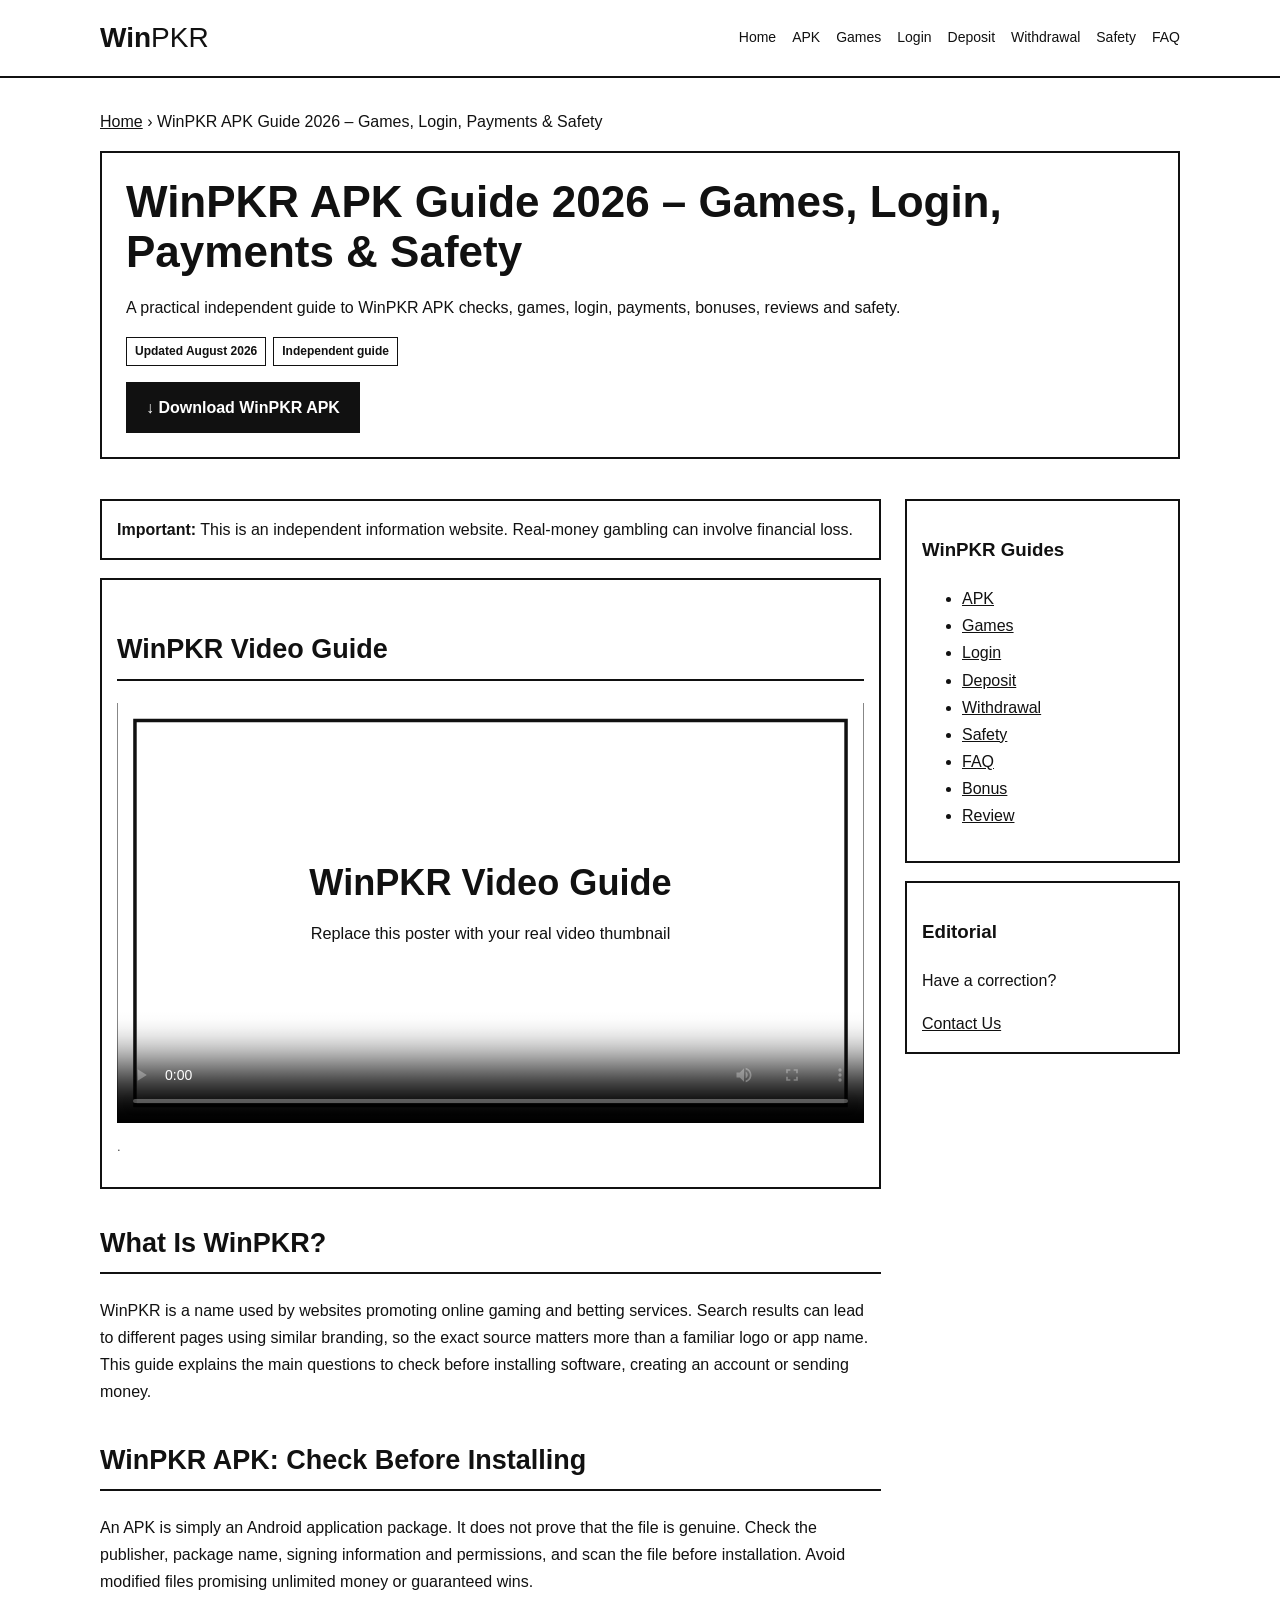
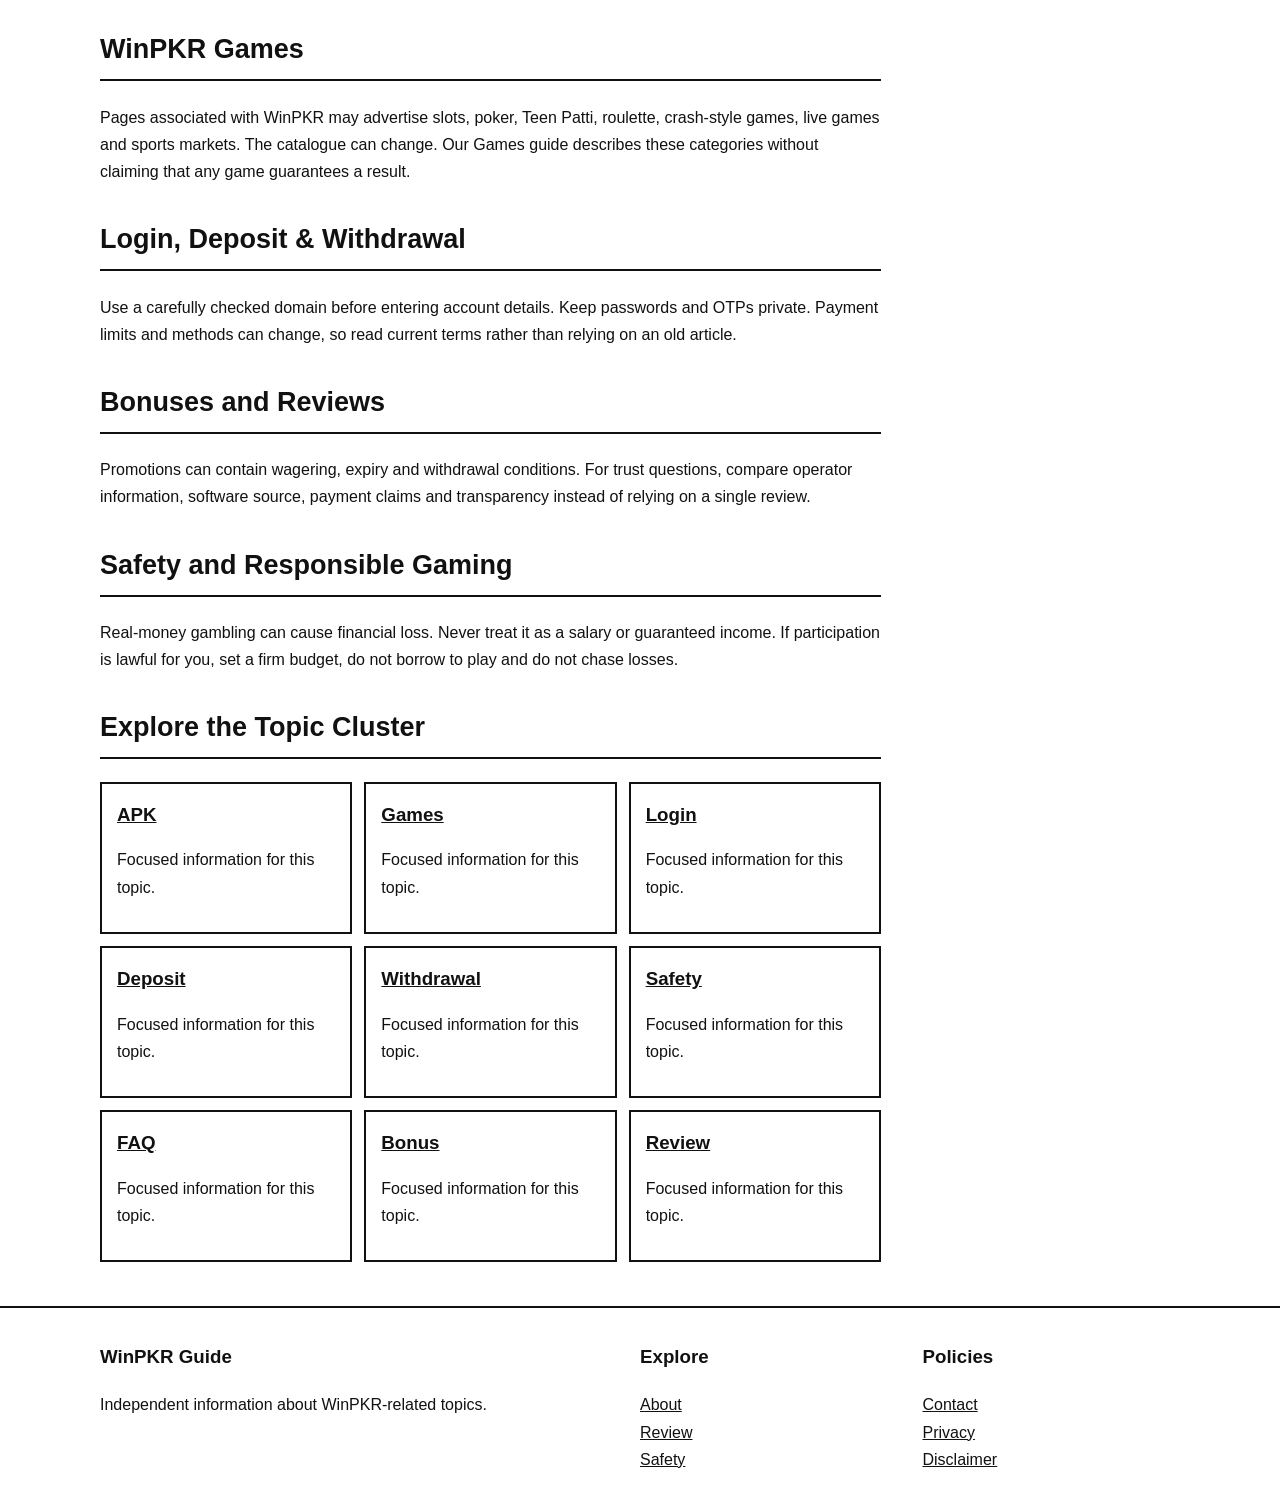
<file: index.html>
<!doctype html><html lang="en"><head><meta charset="utf-8"><meta name="viewport" content="width=device-width,initial-scale=1"><title>WinPKR APK Guide 2026 – Games, Login, Payments &amp; Safety</title><meta name="description" content="A practical independent guide to WinPKR APK checks, games, login, payments, bonuses, reviews and safety."><link rel="canonical" href="https://winpkrgame.pages.dev/"><meta name="robots" content="index,follow,max-video-preview:-1"><script type="application/ld+json">{"@context": "https://schema.org", "@type": "Article", "headline": "WinPKR APK Guide 2026 \u2013 Games, Login, Payments & Safety", "description": "A practical independent guide to WinPKR APK checks, games, login, payments, bonuses, reviews and safety.", "url": "https://winpkrgame.pages.dev/", "mainEntityOfPage": {"@type": "WebPage", "@id": "https://winpkrgame.pages.dev/"}, "dateModified": "2026-08-27"}</script> <meta name="google-site-verification" content="cectngpq5qEtttDt784_2EMu_jDMJ0D20SZeCvWXNBQ" /> <script type="application/ld+json">{"@context": "https://schema.org", "@type": "BreadcrumbList", "itemListElement": [{"@type": "ListItem", "position": 1, "name": "Home", "item": "https://winpkrgame.pages.dev/"}, {"@type": "ListItem", "position": 2, "name": "WinPKR APK Guide 2026 \u2013 Games, Login, Payments & Safety", "item": "https://winpkrgame.pages.dev/"}]}</script><script type="application/ld+json">{"@context": "https://schema.org", "@type": "VideoObject", "name": "WinPKR Guide Video", "description": "Informational video about WinPKR APK, games, login, payments and safety.", "thumbnailUrl": ["https://winpkrgame.pages.dev/assets/images/winpkr-video-cover.svg"], "uploadDate": "2026-08-27", "contentUrl": "https://winpkrgame.pages.dev/assets/video/winpkr-guide.mp4", "embedUrl": "https://winpkrgame.pages.dev/"}</script><link rel="stylesheet" href="assets/css/style.css"></head><body><header class="site-header"><div class="nav-wrap"><a class="brand" href="index.html">Win<span>PKR</span></a><button class="menu-btn" aria-expanded="false">Menu</button><nav class="nav"><a href="index.html">Home</a><a href="winpkr-apk.html">APK</a><a href="winpkr-games.html">Games</a><a href="winpkr-login.html">Login</a><a href="winpkr-deposit.html">Deposit</a><a href="winpkr-withdrawal.html">Withdrawal</a><a href="winpkr-safety.html">Safety</a><a href="winpkr-faq.html">FAQ</a></nav></div></header><div class="page"><p><a href="index.html">Home</a> › WinPKR APK Guide 2026 – Games, Login, Payments &amp; Safety</p><section class="hero"><h1>WinPKR APK Guide 2026 – Games, Login, Payments &amp; Safety</h1><p>A practical independent guide to WinPKR APK checks, games, login, payments, bonuses, reviews and safety.</p><div class="meta"><span class="pill">Updated August 2026</span><span class="pill">Independent guide</span></div><a class="download" href="winpkr-apk.html">↓ Download WinPKR APK</a></section><main class="layout"><article class="article"><div class="notice"><strong>Important:</strong> This is an independent information website. Real-money gambling can involve financial loss.</div><section class="video"><h2>WinPKR Video Guide</h2><div class="player"><video controls playsinline poster="assets/images/winpkr-video-cover.svg"><source src="assets/video/winpkr-guide.mp4" type="video/mp4"></video></div><p class="muted">.</p></section><section><h2>What Is WinPKR?</h2><p>WinPKR is a name used by websites promoting online gaming and betting services. Search results can lead to different pages using similar branding, so the exact source matters more than a familiar logo or app name. This guide explains the main questions to check before installing software, creating an account or sending money.</p></section><section><h2>WinPKR APK: Check Before Installing</h2><p>An APK is simply an Android application package. It does not prove that the file is genuine. Check the publisher, package name, signing information and permissions, and scan the file before installation. Avoid modified files promising unlimited money or guaranteed wins.</p></section><section><h2>WinPKR Games</h2><p>Pages associated with WinPKR may advertise slots, poker, Teen Patti, roulette, crash-style games, live games and sports markets. The catalogue can change. Our Games guide describes these categories without claiming that any game guarantees a result.</p></section><section><h2>Login, Deposit &amp; Withdrawal</h2><p>Use a carefully checked domain before entering account details. Keep passwords and OTPs private. Payment limits and methods can change, so read current terms rather than relying on an old article.</p></section><section><h2>Bonuses and Reviews</h2><p>Promotions can contain wagering, expiry and withdrawal conditions. For trust questions, compare operator information, software source, payment claims and transparency instead of relying on a single review.</p></section><section><h2>Safety and Responsible Gaming</h2><p>Real-money gambling can cause financial loss. Never treat it as a salary or guaranteed income. If participation is lawful for you, set a firm budget, do not borrow to play and do not chase losses.</p></section><section><h2>Explore the Topic Cluster</h2><div class="grid"><article class="card"><h3><a href="winpkr-apk.html">APK</a></h3><p>Focused information for this topic.</p></article><article class="card"><h3><a href="winpkr-games.html">Games</a></h3><p>Focused information for this topic.</p></article><article class="card"><h3><a href="winpkr-login.html">Login</a></h3><p>Focused information for this topic.</p></article><article class="card"><h3><a href="winpkr-deposit.html">Deposit</a></h3><p>Focused information for this topic.</p></article><article class="card"><h3><a href="winpkr-withdrawal.html">Withdrawal</a></h3><p>Focused information for this topic.</p></article><article class="card"><h3><a href="winpkr-safety.html">Safety</a></h3><p>Focused information for this topic.</p></article><article class="card"><h3><a href="winpkr-faq.html">FAQ</a></h3><p>Focused information for this topic.</p></article><article class="card"><h3><a href="winpkr-bonus.html">Bonus</a></h3><p>Focused information for this topic.</p></article><article class="card"><h3><a href="winpkr-review.html">Review</a></h3><p>Focused information for this topic.</p></article></div></section></article><aside><div class="sidebox"><h3>WinPKR Guides</h3><ul><li><a href="winpkr-apk.html">APK</a></li><li><a href="winpkr-games.html">Games</a></li><li><a href="winpkr-login.html">Login</a></li><li><a href="winpkr-deposit.html">Deposit</a></li><li><a href="winpkr-withdrawal.html">Withdrawal</a></li><li><a href="winpkr-safety.html">Safety</a></li><li><a href="winpkr-faq.html">FAQ</a></li><li><a href="winpkr-bonus.html">Bonus</a></li><li><a href="winpkr-review.html">Review</a></li></ul></div><div class="sidebox"><h3>Editorial</h3><p>Have a correction?</p><a href="contact.html">Contact Us</a></div></aside></main></div><footer class="footer"><div class="footer-wrap"><div class="footergrid"><div><h3>WinPKR Guide</h3><p>Independent information about WinPKR-related topics.</p></div><div><h3>Explore</h3><a href="about.html">About</a><br><a href="winpkr-review.html">Review</a><br><a href="winpkr-safety.html">Safety</a></div><div><h3>Policies</h3><a href="contact.html">Contact</a><br><a href="privacy.html">Privacy</a><br><a href="disclaimer.html">Disclaimer</a></div></div></div></footer><script src="assets/js/main.js"></script></body></html>
</file>
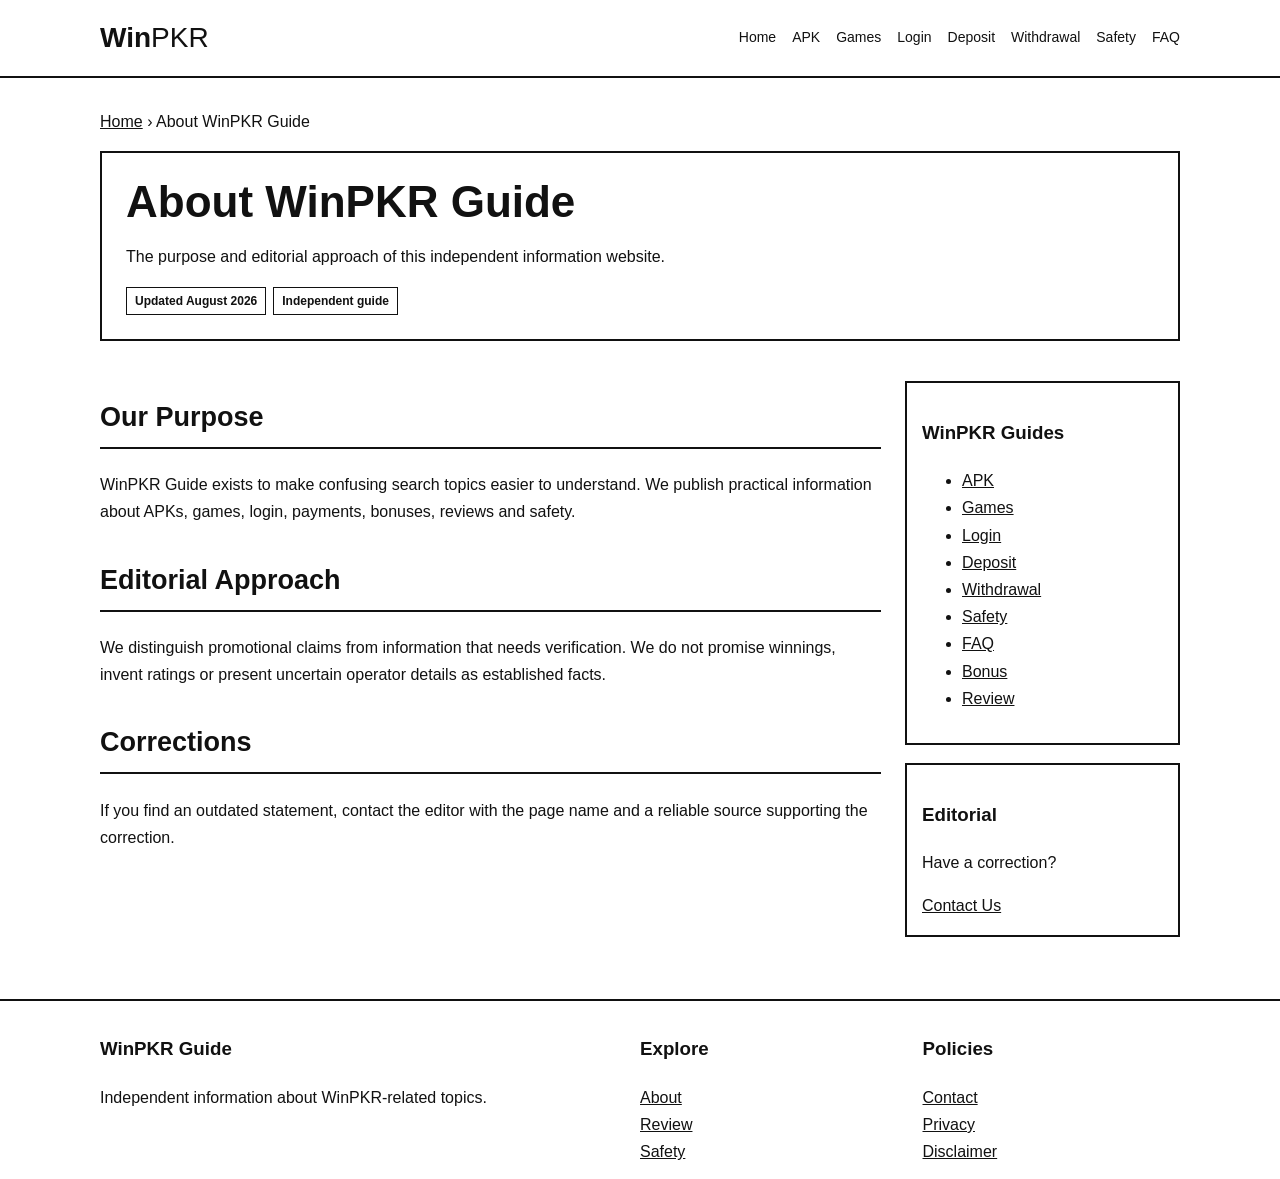
<file: about.html>
<!doctype html><html lang="en"><head><meta charset="utf-8"><meta name="viewport" content="width=device-width,initial-scale=1"><title>About WinPKR Guide</title><meta name="description" content="The purpose and editorial approach of this independent information website."><link rel="canonical" href="https://winpkrgame.pages.dev/about.html"><meta name="robots" content="index,follow,max-video-preview:-1"><script type="application/ld+json">{"@context": "https://schema.org", "@type": "Article", "headline": "About WinPKR Guide", "description": "The purpose and editorial approach of this independent information website.", "url": "https://winpkrgame.pages.dev/about.html", "mainEntityOfPage": {"@type": "WebPage", "@id": "https://winpkrgame.pages.dev/about.html"}, "dateModified": "2026-08-27"}</script><script type="application/ld+json">{"@context": "https://schema.org", "@type": "BreadcrumbList", "itemListElement": [{"@type": "ListItem", "position": 1, "name": "Home", "item": "https://winpkrgame.pages.dev/"}, {"@type": "ListItem", "position": 2, "name": "About WinPKR Guide", "item": "https://winpkrgame.pages.dev/about.html"}]}</script><link rel="stylesheet" href="assets/css/style.css"></head><body><header class="site-header"><div class="nav-wrap"><a class="brand" href="index.html">Win<span>PKR</span></a><button class="menu-btn" aria-expanded="false">Menu</button><nav class="nav"><a href="index.html">Home</a><a href="winpkr-apk.html">APK</a><a href="winpkr-games.html">Games</a><a href="winpkr-login.html">Login</a><a href="winpkr-deposit.html">Deposit</a><a href="winpkr-withdrawal.html">Withdrawal</a><a href="winpkr-safety.html">Safety</a><a href="winpkr-faq.html">FAQ</a></nav></div></header><div class="page"><p><a href="index.html">Home</a> › About WinPKR Guide</p><section class="hero"><h1>About WinPKR Guide</h1><p>The purpose and editorial approach of this independent information website.</p><div class="meta"><span class="pill">Updated August 2026</span><span class="pill">Independent guide</span></div></section><main class="layout"><article class="article"><section><h2>Our Purpose</h2><p>WinPKR Guide exists to make confusing search topics easier to understand. We publish practical information about APKs, games, login, payments, bonuses, reviews and safety.</p></section><section><h2>Editorial Approach</h2><p>We distinguish promotional claims from information that needs verification. We do not promise winnings, invent ratings or present uncertain operator details as established facts.</p></section><section><h2>Corrections</h2><p>If you find an outdated statement, contact the editor with the page name and a reliable source supporting the correction.</p></section></article><aside><div class="sidebox"><h3>WinPKR Guides</h3><ul><li><a href="winpkr-apk.html">APK</a></li><li><a href="winpkr-games.html">Games</a></li><li><a href="winpkr-login.html">Login</a></li><li><a href="winpkr-deposit.html">Deposit</a></li><li><a href="winpkr-withdrawal.html">Withdrawal</a></li><li><a href="winpkr-safety.html">Safety</a></li><li><a href="winpkr-faq.html">FAQ</a></li><li><a href="winpkr-bonus.html">Bonus</a></li><li><a href="winpkr-review.html">Review</a></li></ul></div><div class="sidebox"><h3>Editorial</h3><p>Have a correction?</p><a href="contact.html">Contact Us</a></div></aside></main></div><footer class="footer"><div class="footer-wrap"><div class="footergrid"><div><h3>WinPKR Guide</h3><p>Independent information about WinPKR-related topics.</p></div><div><h3>Explore</h3><a href="about.html">About</a><br><a href="winpkr-review.html">Review</a><br><a href="winpkr-safety.html">Safety</a></div><div><h3>Policies</h3><a href="contact.html">Contact</a><br><a href="privacy.html">Privacy</a><br><a href="disclaimer.html">Disclaimer</a></div></div></div></footer><script src="assets/js/main.js"></script></body></html>
</file>
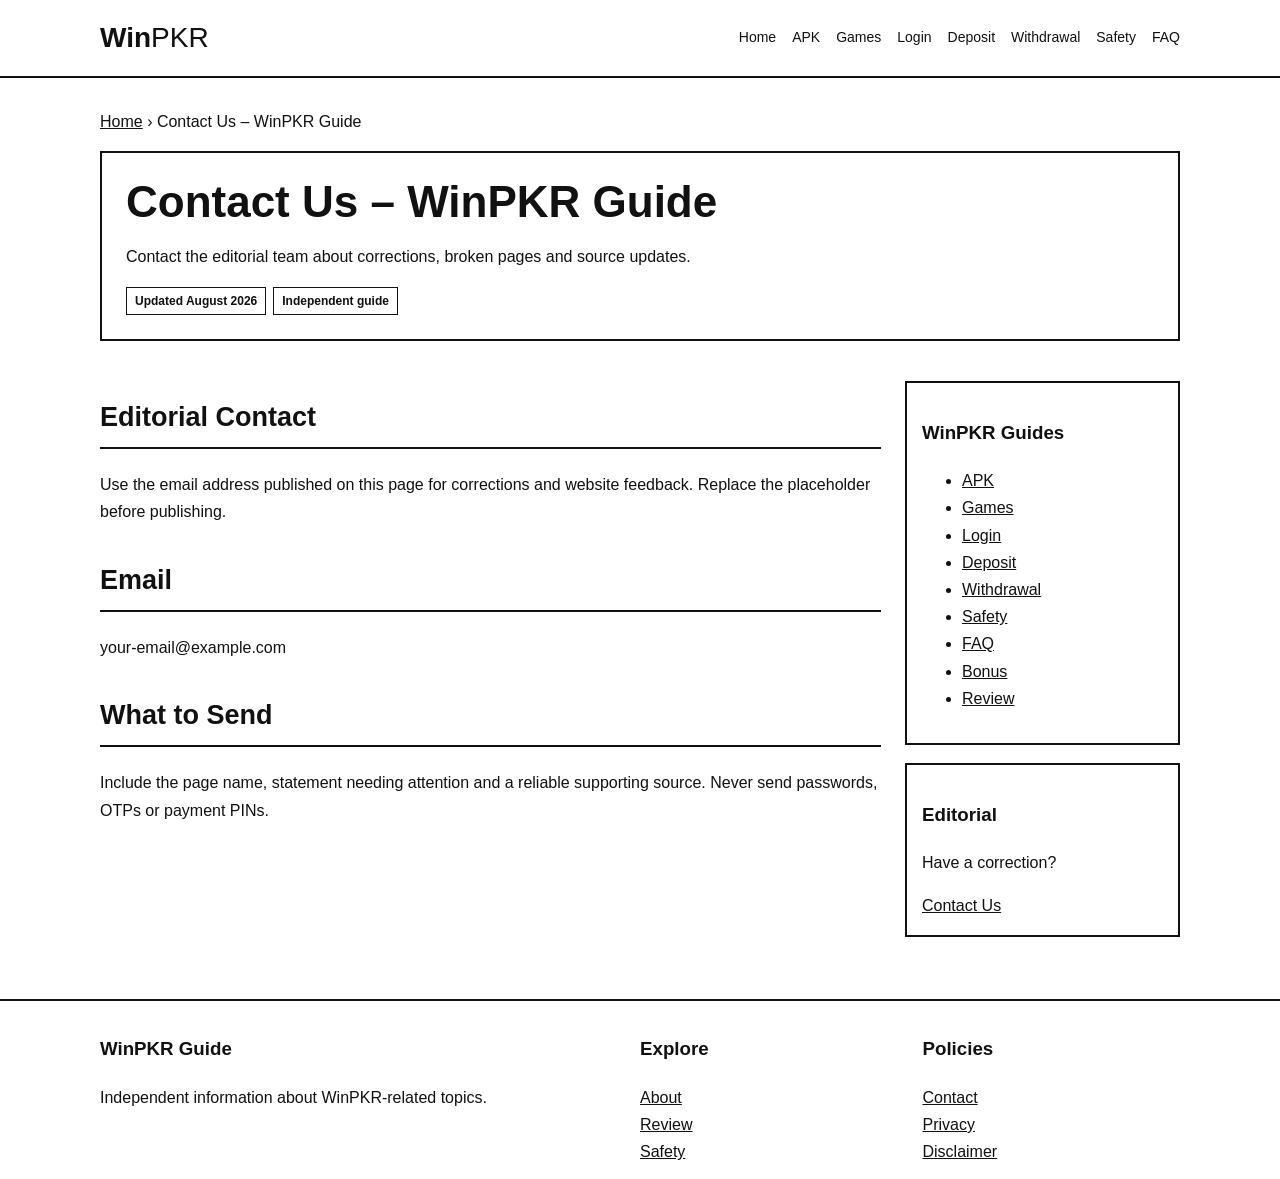
<file: contact.html>
<!doctype html><html lang="en"><head><meta charset="utf-8"><meta name="viewport" content="width=device-width,initial-scale=1"><title>Contact Us – WinPKR Guide</title><meta name="description" content="Contact the editorial team about corrections, broken pages and source updates."><link rel="canonical" href="https://winpkrgame.pages.dev/contact.html"><meta name="robots" content="index,follow,max-video-preview:-1"><script type="application/ld+json">{"@context": "https://schema.org", "@type": "Article", "headline": "Contact Us \u2013 WinPKR Guide", "description": "Contact the editorial team about corrections, broken pages and source updates.", "url": "https://winpkrgame.pages.dev/contact.html", "mainEntityOfPage": {"@type": "WebPage", "@id": "https://winpkrgame.pages.dev/contact.html"}, "dateModified": "2026-08-27"}</script><script type="application/ld+json">{"@context": "https://schema.org", "@type": "BreadcrumbList", "itemListElement": [{"@type": "ListItem", "position": 1, "name": "Home", "item": "https://winpkrgame.pages.dev/"}, {"@type": "ListItem", "position": 2, "name": "Contact Us \u2013 WinPKR Guide", "item": "https://winpkrgame.pages.dev/contact.html"}]}</script><link rel="stylesheet" href="assets/css/style.css"></head><body><header class="site-header"><div class="nav-wrap"><a class="brand" href="index.html">Win<span>PKR</span></a><button class="menu-btn" aria-expanded="false">Menu</button><nav class="nav"><a href="index.html">Home</a><a href="winpkr-apk.html">APK</a><a href="winpkr-games.html">Games</a><a href="winpkr-login.html">Login</a><a href="winpkr-deposit.html">Deposit</a><a href="winpkr-withdrawal.html">Withdrawal</a><a href="winpkr-safety.html">Safety</a><a href="winpkr-faq.html">FAQ</a></nav></div></header><div class="page"><p><a href="index.html">Home</a> › Contact Us – WinPKR Guide</p><section class="hero"><h1>Contact Us – WinPKR Guide</h1><p>Contact the editorial team about corrections, broken pages and source updates.</p><div class="meta"><span class="pill">Updated August 2026</span><span class="pill">Independent guide</span></div></section><main class="layout"><article class="article"><section><h2>Editorial Contact</h2><p>Use the email address published on this page for corrections and website feedback. Replace the placeholder before publishing.</p></section><section><h2>Email</h2><p>your-email@example.com</p></section><section><h2>What to Send</h2><p>Include the page name, statement needing attention and a reliable supporting source. Never send passwords, OTPs or payment PINs.</p></section></article><aside><div class="sidebox"><h3>WinPKR Guides</h3><ul><li><a href="winpkr-apk.html">APK</a></li><li><a href="winpkr-games.html">Games</a></li><li><a href="winpkr-login.html">Login</a></li><li><a href="winpkr-deposit.html">Deposit</a></li><li><a href="winpkr-withdrawal.html">Withdrawal</a></li><li><a href="winpkr-safety.html">Safety</a></li><li><a href="winpkr-faq.html">FAQ</a></li><li><a href="winpkr-bonus.html">Bonus</a></li><li><a href="winpkr-review.html">Review</a></li></ul></div><div class="sidebox"><h3>Editorial</h3><p>Have a correction?</p><a href="contact.html">Contact Us</a></div></aside></main></div><footer class="footer"><div class="footer-wrap"><div class="footergrid"><div><h3>WinPKR Guide</h3><p>Independent information about WinPKR-related topics.</p></div><div><h3>Explore</h3><a href="about.html">About</a><br><a href="winpkr-review.html">Review</a><br><a href="winpkr-safety.html">Safety</a></div><div><h3>Policies</h3><a href="contact.html">Contact</a><br><a href="privacy.html">Privacy</a><br><a href="disclaimer.html">Disclaimer</a></div></div></div></footer><script src="assets/js/main.js"></script></body></html>
</file>
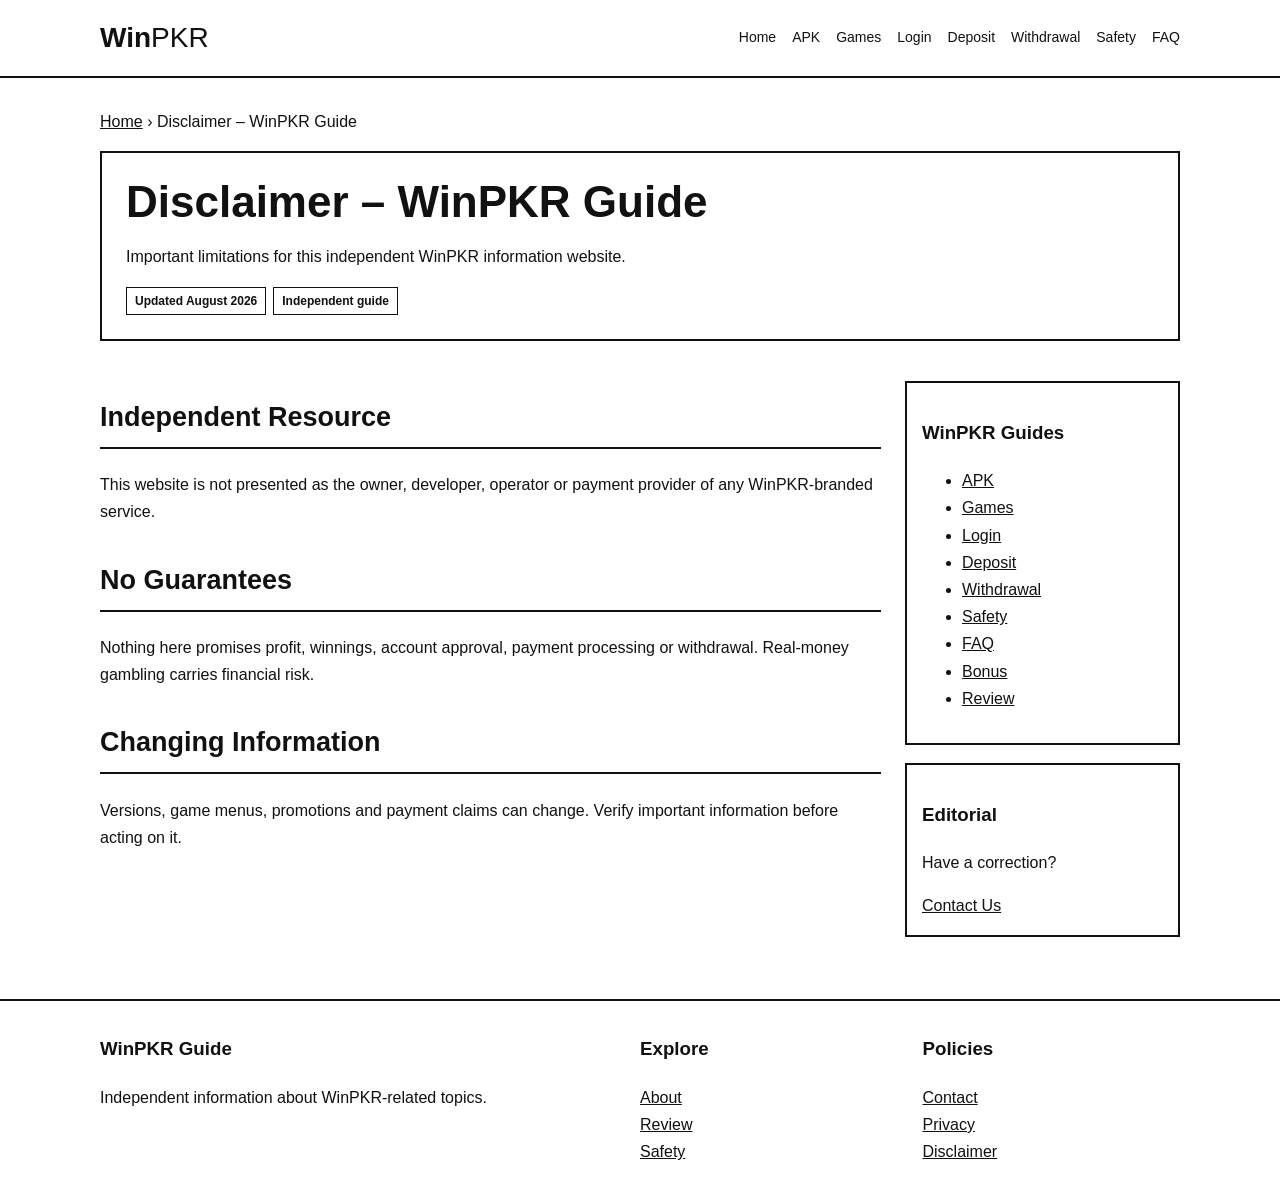
<file: disclaimer.html>
<!doctype html><html lang="en"><head><meta charset="utf-8"><meta name="viewport" content="width=device-width,initial-scale=1"><title>Disclaimer – WinPKR Guide</title><meta name="description" content="Important limitations for this independent WinPKR information website."><link rel="canonical" href="https://winpkrgame.pages.dev/disclaimer.html"><meta name="robots" content="index,follow,max-video-preview:-1"><script type="application/ld+json">{"@context": "https://schema.org", "@type": "Article", "headline": "Disclaimer \u2013 WinPKR Guide", "description": "Important limitations for this independent WinPKR information website.", "url": "https://winpkrgame.pages.dev/disclaimer.html", "mainEntityOfPage": {"@type": "WebPage", "@id": "https://winpkrgame.pages.dev/disclaimer.html"}, "dateModified": "2026-08-27"}</script><script type="application/ld+json">{"@context": "https://schema.org", "@type": "BreadcrumbList", "itemListElement": [{"@type": "ListItem", "position": 1, "name": "Home", "item": "https://winpkrgame.pages.dev/"}, {"@type": "ListItem", "position": 2, "name": "Disclaimer \u2013 WinPKR Guide", "item": "https://winpkrgame.pages.dev/disclaimer.html"}]}</script><link rel="stylesheet" href="assets/css/style.css"></head><body><header class="site-header"><div class="nav-wrap"><a class="brand" href="index.html">Win<span>PKR</span></a><button class="menu-btn" aria-expanded="false">Menu</button><nav class="nav"><a href="index.html">Home</a><a href="winpkr-apk.html">APK</a><a href="winpkr-games.html">Games</a><a href="winpkr-login.html">Login</a><a href="winpkr-deposit.html">Deposit</a><a href="winpkr-withdrawal.html">Withdrawal</a><a href="winpkr-safety.html">Safety</a><a href="winpkr-faq.html">FAQ</a></nav></div></header><div class="page"><p><a href="index.html">Home</a> › Disclaimer – WinPKR Guide</p><section class="hero"><h1>Disclaimer – WinPKR Guide</h1><p>Important limitations for this independent WinPKR information website.</p><div class="meta"><span class="pill">Updated August 2026</span><span class="pill">Independent guide</span></div></section><main class="layout"><article class="article"><section><h2>Independent Resource</h2><p>This website is not presented as the owner, developer, operator or payment provider of any WinPKR-branded service.</p></section><section><h2>No Guarantees</h2><p>Nothing here promises profit, winnings, account approval, payment processing or withdrawal. Real-money gambling carries financial risk.</p></section><section><h2>Changing Information</h2><p>Versions, game menus, promotions and payment claims can change. Verify important information before acting on it.</p></section></article><aside><div class="sidebox"><h3>WinPKR Guides</h3><ul><li><a href="winpkr-apk.html">APK</a></li><li><a href="winpkr-games.html">Games</a></li><li><a href="winpkr-login.html">Login</a></li><li><a href="winpkr-deposit.html">Deposit</a></li><li><a href="winpkr-withdrawal.html">Withdrawal</a></li><li><a href="winpkr-safety.html">Safety</a></li><li><a href="winpkr-faq.html">FAQ</a></li><li><a href="winpkr-bonus.html">Bonus</a></li><li><a href="winpkr-review.html">Review</a></li></ul></div><div class="sidebox"><h3>Editorial</h3><p>Have a correction?</p><a href="contact.html">Contact Us</a></div></aside></main></div><footer class="footer"><div class="footer-wrap"><div class="footergrid"><div><h3>WinPKR Guide</h3><p>Independent information about WinPKR-related topics.</p></div><div><h3>Explore</h3><a href="about.html">About</a><br><a href="winpkr-review.html">Review</a><br><a href="winpkr-safety.html">Safety</a></div><div><h3>Policies</h3><a href="contact.html">Contact</a><br><a href="privacy.html">Privacy</a><br><a href="disclaimer.html">Disclaimer</a></div></div></div></footer><script src="assets/js/main.js"></script></body></html>
</file>
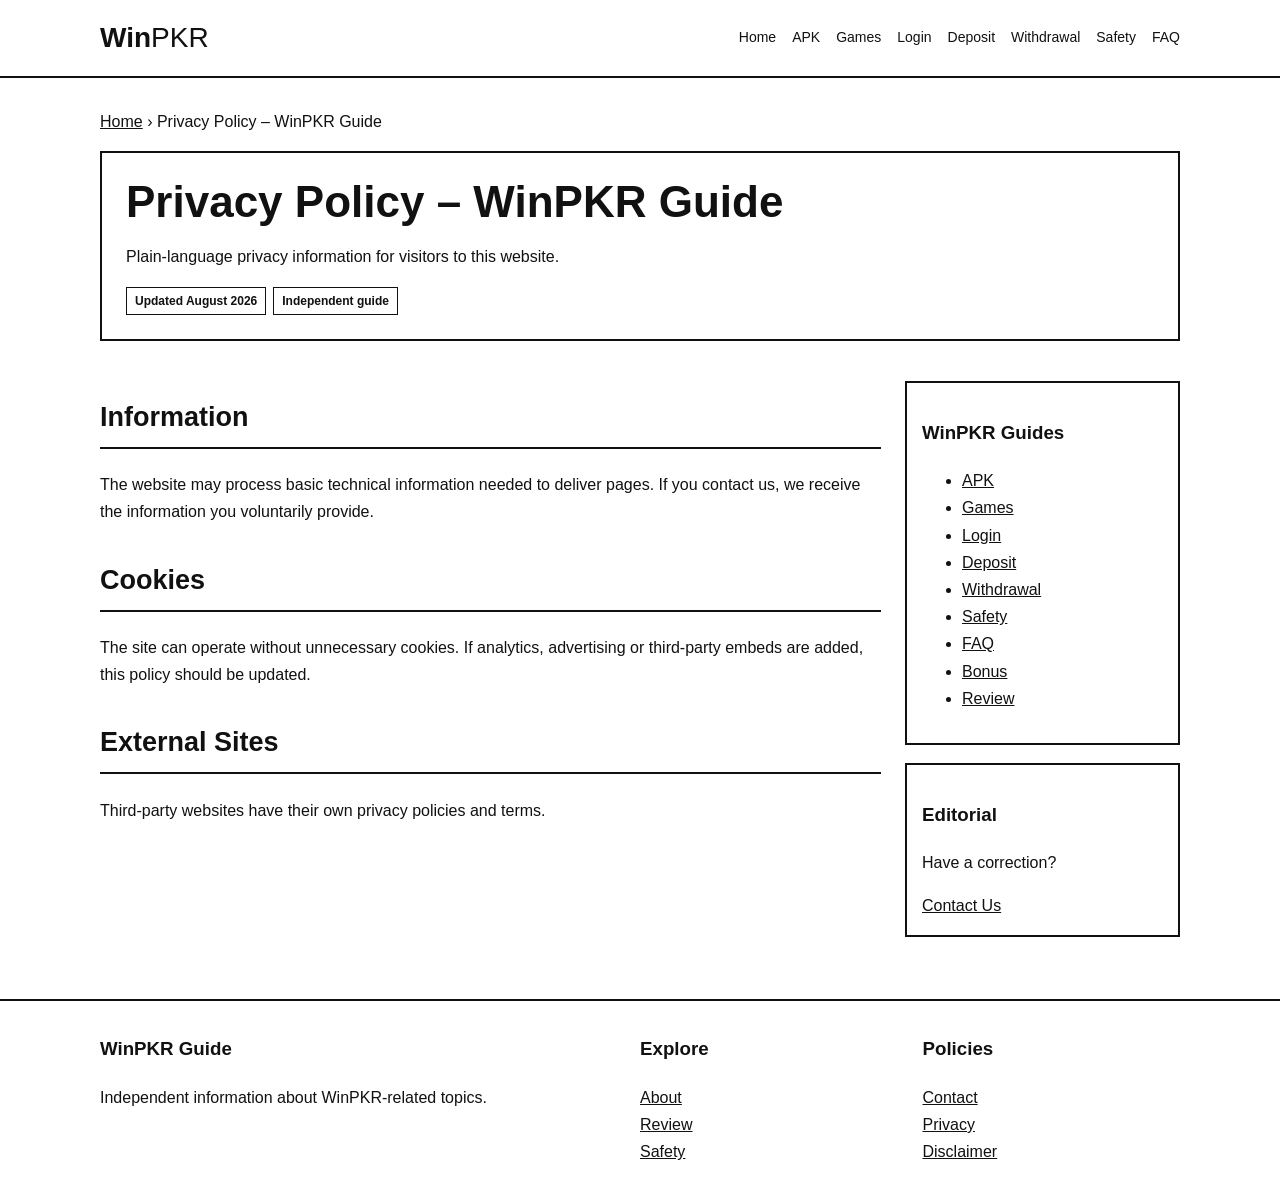
<file: privacy.html>
<!doctype html><html lang="en"><head><meta charset="utf-8"><meta name="viewport" content="width=device-width,initial-scale=1"><title>Privacy Policy – WinPKR Guide</title><meta name="description" content="Plain-language privacy information for visitors to this website."><link rel="canonical" href="https://winpkrgame.pages.dev/privacy.html"><meta name="robots" content="index,follow,max-video-preview:-1"><script type="application/ld+json">{"@context": "https://schema.org", "@type": "Article", "headline": "Privacy Policy \u2013 WinPKR Guide", "description": "Plain-language privacy information for visitors to this website.", "url": "https://winpkrgame.pages.dev/privacy.html", "mainEntityOfPage": {"@type": "WebPage", "@id": "https://winpkrgame.pages.dev/privacy.html"}, "dateModified": "2026-08-27"}</script><script type="application/ld+json">{"@context": "https://schema.org", "@type": "BreadcrumbList", "itemListElement": [{"@type": "ListItem", "position": 1, "name": "Home", "item": "https://winpkrgame.pages.dev/"}, {"@type": "ListItem", "position": 2, "name": "Privacy Policy \u2013 WinPKR Guide", "item": "https://winpkrgame.pages.dev/privacy.html"}]}</script><link rel="stylesheet" href="assets/css/style.css"></head><body><header class="site-header"><div class="nav-wrap"><a class="brand" href="index.html">Win<span>PKR</span></a><button class="menu-btn" aria-expanded="false">Menu</button><nav class="nav"><a href="index.html">Home</a><a href="winpkr-apk.html">APK</a><a href="winpkr-games.html">Games</a><a href="winpkr-login.html">Login</a><a href="winpkr-deposit.html">Deposit</a><a href="winpkr-withdrawal.html">Withdrawal</a><a href="winpkr-safety.html">Safety</a><a href="winpkr-faq.html">FAQ</a></nav></div></header><div class="page"><p><a href="index.html">Home</a> › Privacy Policy – WinPKR Guide</p><section class="hero"><h1>Privacy Policy – WinPKR Guide</h1><p>Plain-language privacy information for visitors to this website.</p><div class="meta"><span class="pill">Updated August 2026</span><span class="pill">Independent guide</span></div></section><main class="layout"><article class="article"><section><h2>Information</h2><p>The website may process basic technical information needed to deliver pages. If you contact us, we receive the information you voluntarily provide.</p></section><section><h2>Cookies</h2><p>The site can operate without unnecessary cookies. If analytics, advertising or third-party embeds are added, this policy should be updated.</p></section><section><h2>External Sites</h2><p>Third-party websites have their own privacy policies and terms.</p></section></article><aside><div class="sidebox"><h3>WinPKR Guides</h3><ul><li><a href="winpkr-apk.html">APK</a></li><li><a href="winpkr-games.html">Games</a></li><li><a href="winpkr-login.html">Login</a></li><li><a href="winpkr-deposit.html">Deposit</a></li><li><a href="winpkr-withdrawal.html">Withdrawal</a></li><li><a href="winpkr-safety.html">Safety</a></li><li><a href="winpkr-faq.html">FAQ</a></li><li><a href="winpkr-bonus.html">Bonus</a></li><li><a href="winpkr-review.html">Review</a></li></ul></div><div class="sidebox"><h3>Editorial</h3><p>Have a correction?</p><a href="contact.html">Contact Us</a></div></aside></main></div><footer class="footer"><div class="footer-wrap"><div class="footergrid"><div><h3>WinPKR Guide</h3><p>Independent information about WinPKR-related topics.</p></div><div><h3>Explore</h3><a href="about.html">About</a><br><a href="winpkr-review.html">Review</a><br><a href="winpkr-safety.html">Safety</a></div><div><h3>Policies</h3><a href="contact.html">Contact</a><br><a href="privacy.html">Privacy</a><br><a href="disclaimer.html">Disclaimer</a></div></div></div></footer><script src="assets/js/main.js"></script></body></html>
</file>
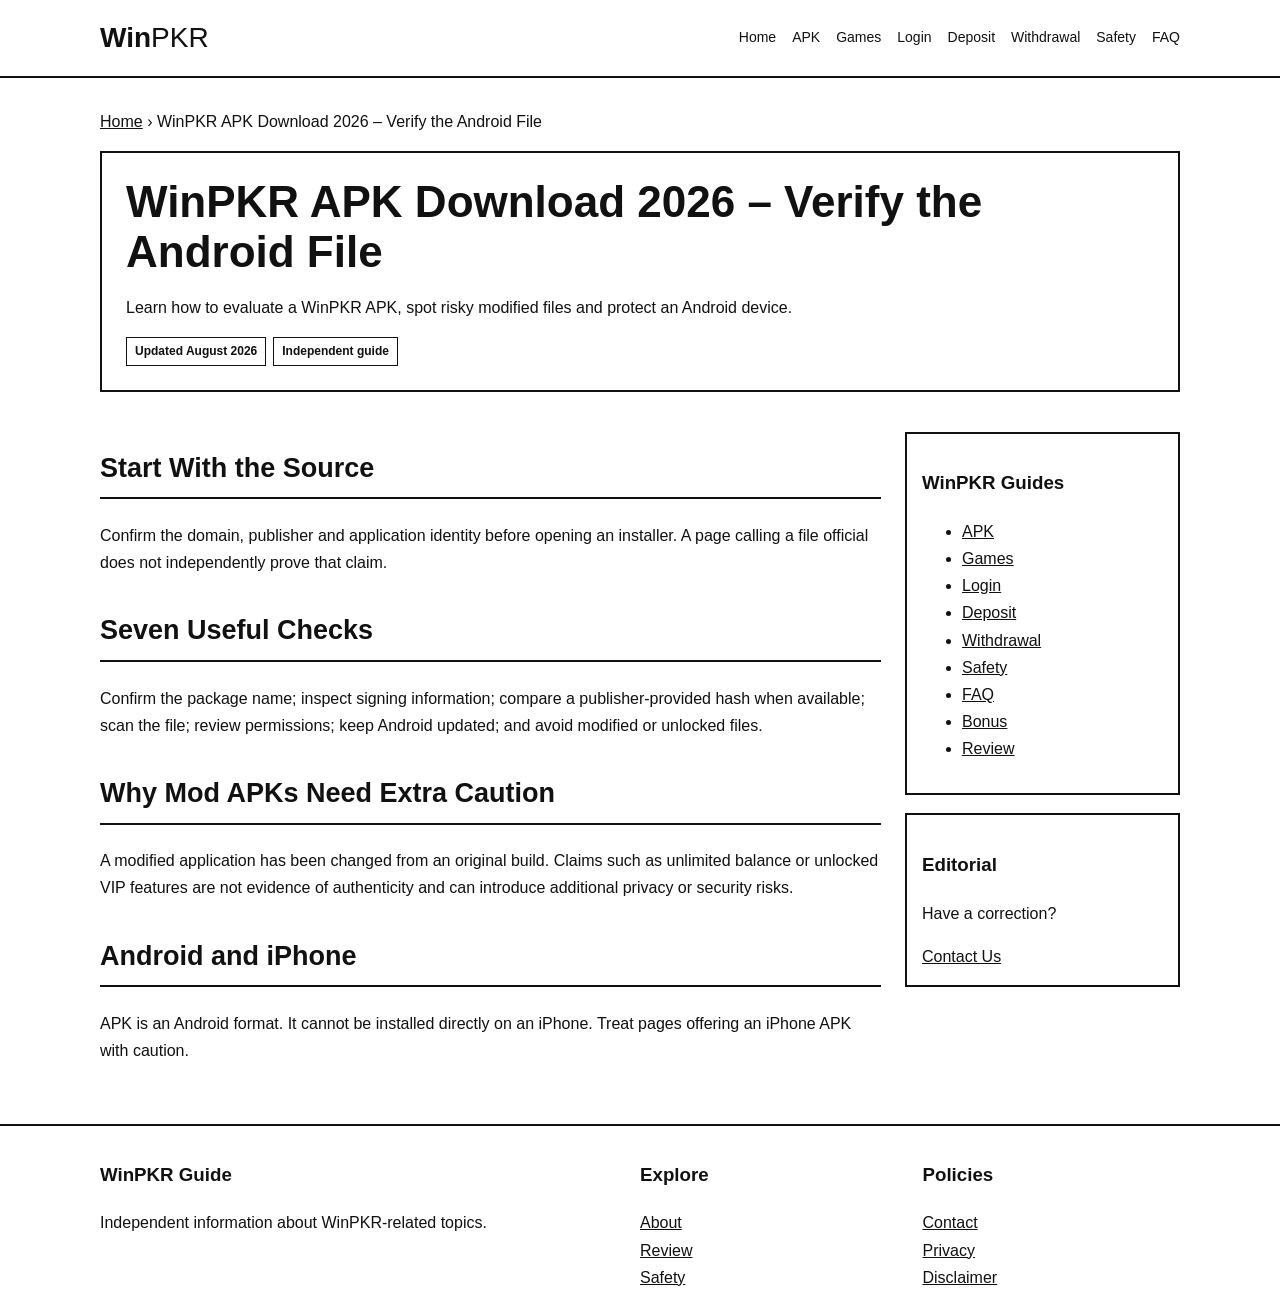
<file: winpkr-apk.html>
<!doctype html><html lang="en"><head><meta charset="utf-8"><meta name="viewport" content="width=device-width,initial-scale=1"><title>WinPKR APK Download 2026 – Verify the Android File</title><meta name="description" content="Learn how to evaluate a WinPKR APK, spot risky modified files and protect an Android device."><link rel="canonical" href="https://winpkrgame.pages.dev/winpkr-apk.html"><meta name="robots" content="index,follow,max-video-preview:-1"><script type="application/ld+json">{"@context": "https://schema.org", "@type": "Article", "headline": "WinPKR APK Download 2026 \u2013 Verify the Android File", "description": "Learn how to evaluate a WinPKR APK, spot risky modified files and protect an Android device.", "url": "https://winpkrgame.pages.dev/winpkr-apk.html", "mainEntityOfPage": {"@type": "WebPage", "@id": "https://winpkrgame.pages.dev/winpkr-apk.html"}, "dateModified": "2026-08-27"}</script><script type="application/ld+json">{"@context": "https://schema.org", "@type": "BreadcrumbList", "itemListElement": [{"@type": "ListItem", "position": 1, "name": "Home", "item": "https://winpkrgame.pages.dev/"}, {"@type": "ListItem", "position": 2, "name": "WinPKR APK Download 2026 \u2013 Verify the Android File", "item": "https://winpkrgame.pages.dev/winpkr-apk.html"}]}</script><link rel="stylesheet" href="assets/css/style.css"></head><body><header class="site-header"><div class="nav-wrap"><a class="brand" href="index.html">Win<span>PKR</span></a><button class="menu-btn" aria-expanded="false">Menu</button><nav class="nav"><a href="index.html">Home</a><a href="winpkr-apk.html">APK</a><a href="winpkr-games.html">Games</a><a href="winpkr-login.html">Login</a><a href="winpkr-deposit.html">Deposit</a><a href="winpkr-withdrawal.html">Withdrawal</a><a href="winpkr-safety.html">Safety</a><a href="winpkr-faq.html">FAQ</a></nav></div></header><div class="page"><p><a href="index.html">Home</a> › WinPKR APK Download 2026 – Verify the Android File</p><section class="hero"><h1>WinPKR APK Download 2026 – Verify the Android File</h1><p>Learn how to evaluate a WinPKR APK, spot risky modified files and protect an Android device.</p><div class="meta"><span class="pill">Updated August 2026</span><span class="pill">Independent guide</span></div></section><main class="layout"><article class="article"><section><h2>Start With the Source</h2><p>Confirm the domain, publisher and application identity before opening an installer. A page calling a file official does not independently prove that claim.</p></section><section><h2>Seven Useful Checks</h2><p>Confirm the package name; inspect signing information; compare a publisher-provided hash when available; scan the file; review permissions; keep Android updated; and avoid modified or unlocked files.</p></section><section><h2>Why Mod APKs Need Extra Caution</h2><p>A modified application has been changed from an original build. Claims such as unlimited balance or unlocked VIP features are not evidence of authenticity and can introduce additional privacy or security risks.</p></section><section><h2>Android and iPhone</h2><p>APK is an Android format. It cannot be installed directly on an iPhone. Treat pages offering an iPhone APK with caution.</p></section></article><aside><div class="sidebox"><h3>WinPKR Guides</h3><ul><li><a href="winpkr-apk.html">APK</a></li><li><a href="winpkr-games.html">Games</a></li><li><a href="winpkr-login.html">Login</a></li><li><a href="winpkr-deposit.html">Deposit</a></li><li><a href="winpkr-withdrawal.html">Withdrawal</a></li><li><a href="winpkr-safety.html">Safety</a></li><li><a href="winpkr-faq.html">FAQ</a></li><li><a href="winpkr-bonus.html">Bonus</a></li><li><a href="winpkr-review.html">Review</a></li></ul></div><div class="sidebox"><h3>Editorial</h3><p>Have a correction?</p><a href="contact.html">Contact Us</a></div></aside></main></div><footer class="footer"><div class="footer-wrap"><div class="footergrid"><div><h3>WinPKR Guide</h3><p>Independent information about WinPKR-related topics.</p></div><div><h3>Explore</h3><a href="about.html">About</a><br><a href="winpkr-review.html">Review</a><br><a href="winpkr-safety.html">Safety</a></div><div><h3>Policies</h3><a href="contact.html">Contact</a><br><a href="privacy.html">Privacy</a><br><a href="disclaimer.html">Disclaimer</a></div></div></div></footer><script src="assets/js/main.js"></script></body></html>
</file>
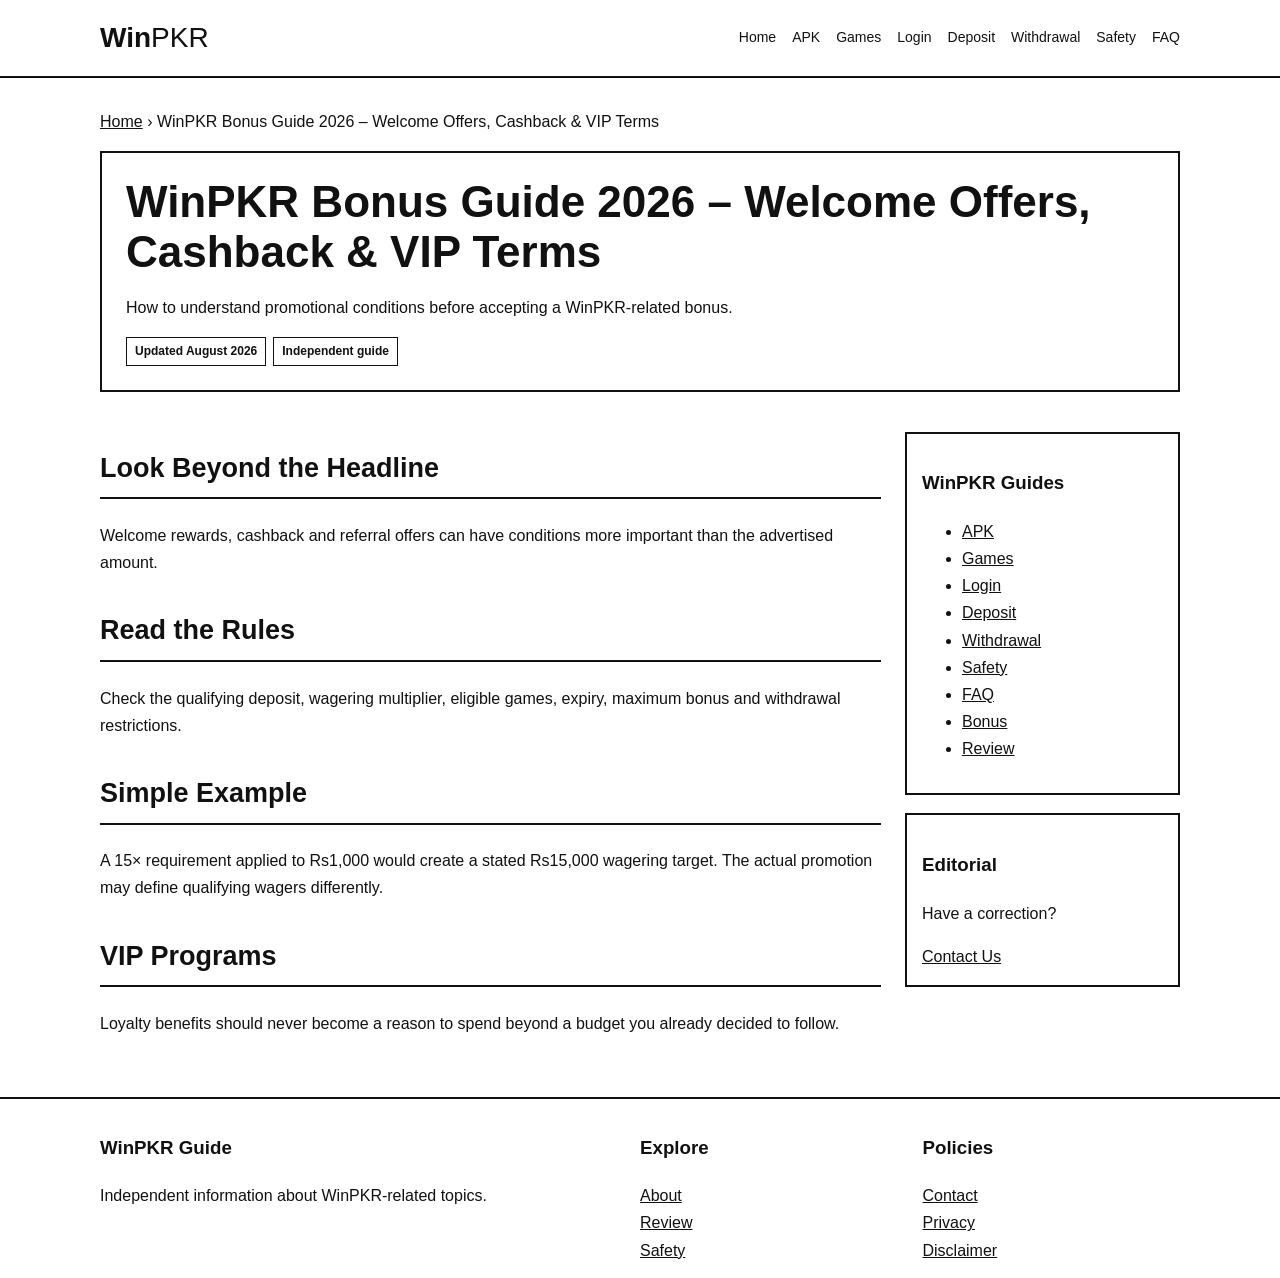
<file: winpkr-bonus.html>
<!doctype html><html lang="en"><head><meta charset="utf-8"><meta name="viewport" content="width=device-width,initial-scale=1"><title>WinPKR Bonus Guide 2026 – Welcome Offers, Cashback &amp; VIP Terms</title><meta name="description" content="How to understand promotional conditions before accepting a WinPKR-related bonus."><link rel="canonical" href="https://winpkrgame.pages.dev/winpkr-bonus.html"><meta name="robots" content="index,follow,max-video-preview:-1"><script type="application/ld+json">{"@context": "https://schema.org", "@type": "Article", "headline": "WinPKR Bonus Guide 2026 \u2013 Welcome Offers, Cashback & VIP Terms", "description": "How to understand promotional conditions before accepting a WinPKR-related bonus.", "url": "https://winpkrgame.pages.dev/winpkr-bonus.html", "mainEntityOfPage": {"@type": "WebPage", "@id": "https://winpkrgame.pages.dev/winpkr-bonus.html"}, "dateModified": "2026-08-27"}</script><script type="application/ld+json">{"@context": "https://schema.org", "@type": "BreadcrumbList", "itemListElement": [{"@type": "ListItem", "position": 1, "name": "Home", "item": "https://winpkrgame.pages.dev/"}, {"@type": "ListItem", "position": 2, "name": "WinPKR Bonus Guide 2026 \u2013 Welcome Offers, Cashback & VIP Terms", "item": "https://winpkrgame.pages.dev/winpkr-bonus.html"}]}</script><link rel="stylesheet" href="assets/css/style.css"></head><body><header class="site-header"><div class="nav-wrap"><a class="brand" href="index.html">Win<span>PKR</span></a><button class="menu-btn" aria-expanded="false">Menu</button><nav class="nav"><a href="index.html">Home</a><a href="winpkr-apk.html">APK</a><a href="winpkr-games.html">Games</a><a href="winpkr-login.html">Login</a><a href="winpkr-deposit.html">Deposit</a><a href="winpkr-withdrawal.html">Withdrawal</a><a href="winpkr-safety.html">Safety</a><a href="winpkr-faq.html">FAQ</a></nav></div></header><div class="page"><p><a href="index.html">Home</a> › WinPKR Bonus Guide 2026 – Welcome Offers, Cashback &amp; VIP Terms</p><section class="hero"><h1>WinPKR Bonus Guide 2026 – Welcome Offers, Cashback &amp; VIP Terms</h1><p>How to understand promotional conditions before accepting a WinPKR-related bonus.</p><div class="meta"><span class="pill">Updated August 2026</span><span class="pill">Independent guide</span></div></section><main class="layout"><article class="article"><section><h2>Look Beyond the Headline</h2><p>Welcome rewards, cashback and referral offers can have conditions more important than the advertised amount.</p></section><section><h2>Read the Rules</h2><p>Check the qualifying deposit, wagering multiplier, eligible games, expiry, maximum bonus and withdrawal restrictions.</p></section><section><h2>Simple Example</h2><p>A 15× requirement applied to Rs1,000 would create a stated Rs15,000 wagering target. The actual promotion may define qualifying wagers differently.</p></section><section><h2>VIP Programs</h2><p>Loyalty benefits should never become a reason to spend beyond a budget you already decided to follow.</p></section></article><aside><div class="sidebox"><h3>WinPKR Guides</h3><ul><li><a href="winpkr-apk.html">APK</a></li><li><a href="winpkr-games.html">Games</a></li><li><a href="winpkr-login.html">Login</a></li><li><a href="winpkr-deposit.html">Deposit</a></li><li><a href="winpkr-withdrawal.html">Withdrawal</a></li><li><a href="winpkr-safety.html">Safety</a></li><li><a href="winpkr-faq.html">FAQ</a></li><li><a href="winpkr-bonus.html">Bonus</a></li><li><a href="winpkr-review.html">Review</a></li></ul></div><div class="sidebox"><h3>Editorial</h3><p>Have a correction?</p><a href="contact.html">Contact Us</a></div></aside></main></div><footer class="footer"><div class="footer-wrap"><div class="footergrid"><div><h3>WinPKR Guide</h3><p>Independent information about WinPKR-related topics.</p></div><div><h3>Explore</h3><a href="about.html">About</a><br><a href="winpkr-review.html">Review</a><br><a href="winpkr-safety.html">Safety</a></div><div><h3>Policies</h3><a href="contact.html">Contact</a><br><a href="privacy.html">Privacy</a><br><a href="disclaimer.html">Disclaimer</a></div></div></div></footer><script src="assets/js/main.js"></script></body></html>
</file>
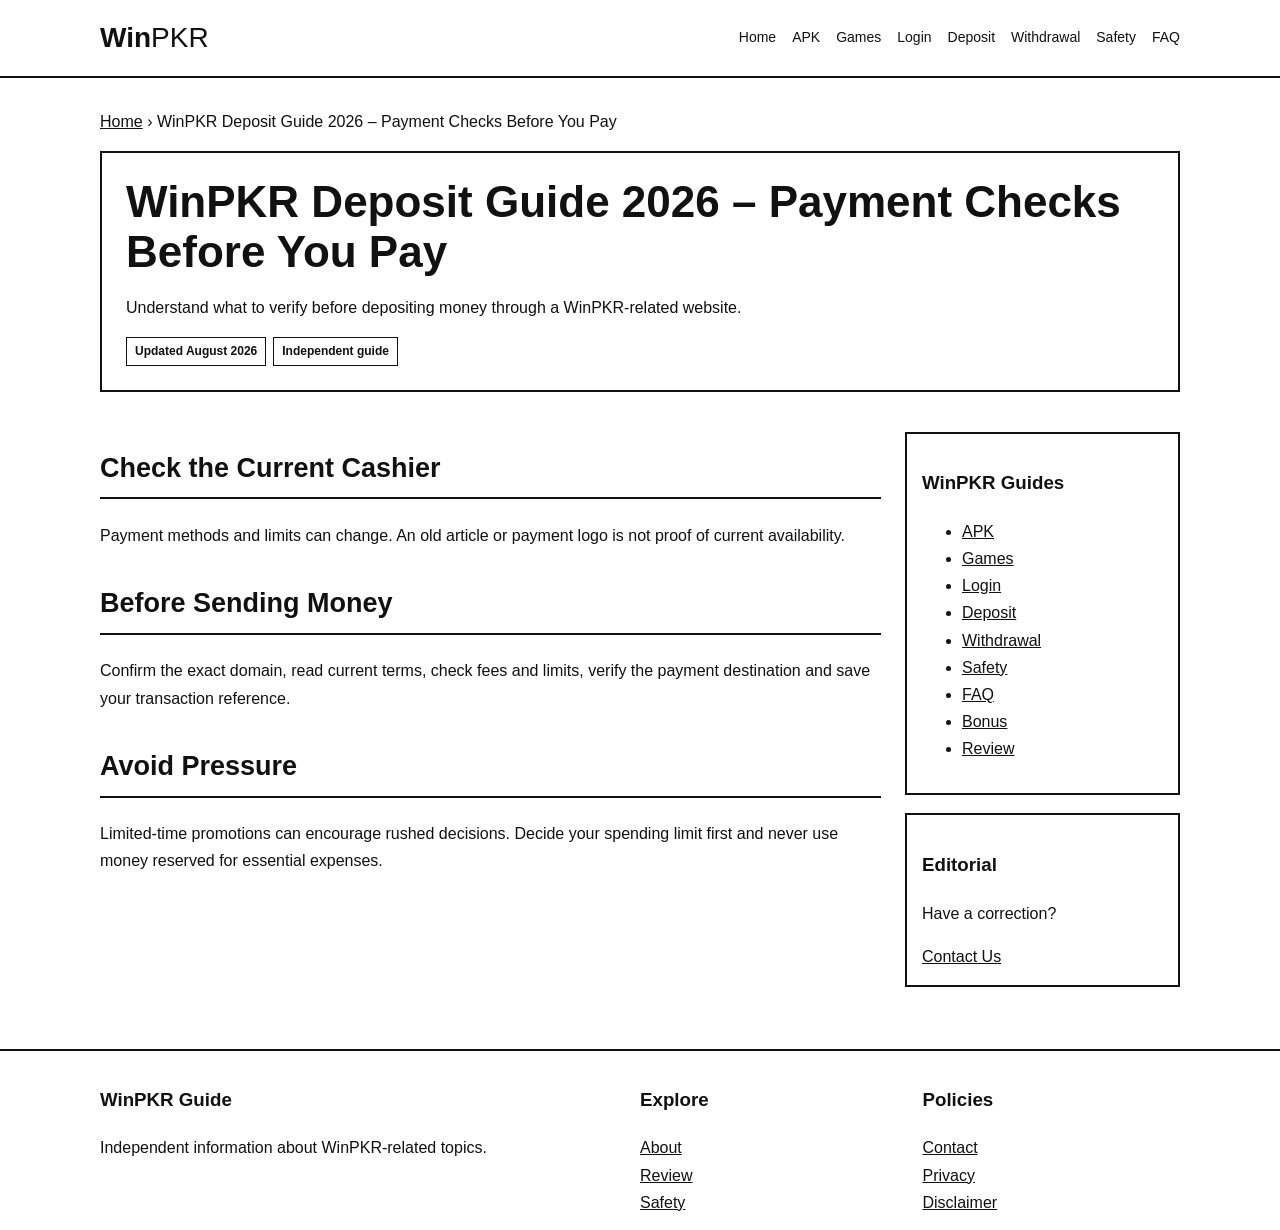
<file: winpkr-deposit.html>
<!doctype html><html lang="en"><head><meta charset="utf-8"><meta name="viewport" content="width=device-width,initial-scale=1"><title>WinPKR Deposit Guide 2026 – Payment Checks Before You Pay</title><meta name="description" content="Understand what to verify before depositing money through a WinPKR-related website."><link rel="canonical" href="https://winpkrgame.pages.dev/winpkr-deposit.html"><meta name="robots" content="index,follow,max-video-preview:-1"><script type="application/ld+json">{"@context": "https://schema.org", "@type": "Article", "headline": "WinPKR Deposit Guide 2026 \u2013 Payment Checks Before You Pay", "description": "Understand what to verify before depositing money through a WinPKR-related website.", "url": "https://winpkrgame.pages.dev/winpkr-deposit.html", "mainEntityOfPage": {"@type": "WebPage", "@id": "https://winpkrgame.pages.dev/winpkr-deposit.html"}, "dateModified": "2026-08-27"}</script><script type="application/ld+json">{"@context": "https://schema.org", "@type": "BreadcrumbList", "itemListElement": [{"@type": "ListItem", "position": 1, "name": "Home", "item": "https://winpkrgame.pages.dev/"}, {"@type": "ListItem", "position": 2, "name": "WinPKR Deposit Guide 2026 \u2013 Payment Checks Before You Pay", "item": "https://winpkrgame.pages.dev/winpkr-deposit.html"}]}</script><link rel="stylesheet" href="assets/css/style.css"></head><body><header class="site-header"><div class="nav-wrap"><a class="brand" href="index.html">Win<span>PKR</span></a><button class="menu-btn" aria-expanded="false">Menu</button><nav class="nav"><a href="index.html">Home</a><a href="winpkr-apk.html">APK</a><a href="winpkr-games.html">Games</a><a href="winpkr-login.html">Login</a><a href="winpkr-deposit.html">Deposit</a><a href="winpkr-withdrawal.html">Withdrawal</a><a href="winpkr-safety.html">Safety</a><a href="winpkr-faq.html">FAQ</a></nav></div></header><div class="page"><p><a href="index.html">Home</a> › WinPKR Deposit Guide 2026 – Payment Checks Before You Pay</p><section class="hero"><h1>WinPKR Deposit Guide 2026 – Payment Checks Before You Pay</h1><p>Understand what to verify before depositing money through a WinPKR-related website.</p><div class="meta"><span class="pill">Updated August 2026</span><span class="pill">Independent guide</span></div></section><main class="layout"><article class="article"><section><h2>Check the Current Cashier</h2><p>Payment methods and limits can change. An old article or payment logo is not proof of current availability.</p></section><section><h2>Before Sending Money</h2><p>Confirm the exact domain, read current terms, check fees and limits, verify the payment destination and save your transaction reference.</p></section><section><h2>Avoid Pressure</h2><p>Limited-time promotions can encourage rushed decisions. Decide your spending limit first and never use money reserved for essential expenses.</p></section></article><aside><div class="sidebox"><h3>WinPKR Guides</h3><ul><li><a href="winpkr-apk.html">APK</a></li><li><a href="winpkr-games.html">Games</a></li><li><a href="winpkr-login.html">Login</a></li><li><a href="winpkr-deposit.html">Deposit</a></li><li><a href="winpkr-withdrawal.html">Withdrawal</a></li><li><a href="winpkr-safety.html">Safety</a></li><li><a href="winpkr-faq.html">FAQ</a></li><li><a href="winpkr-bonus.html">Bonus</a></li><li><a href="winpkr-review.html">Review</a></li></ul></div><div class="sidebox"><h3>Editorial</h3><p>Have a correction?</p><a href="contact.html">Contact Us</a></div></aside></main></div><footer class="footer"><div class="footer-wrap"><div class="footergrid"><div><h3>WinPKR Guide</h3><p>Independent information about WinPKR-related topics.</p></div><div><h3>Explore</h3><a href="about.html">About</a><br><a href="winpkr-review.html">Review</a><br><a href="winpkr-safety.html">Safety</a></div><div><h3>Policies</h3><a href="contact.html">Contact</a><br><a href="privacy.html">Privacy</a><br><a href="disclaimer.html">Disclaimer</a></div></div></div></footer><script src="assets/js/main.js"></script></body></html>
</file>
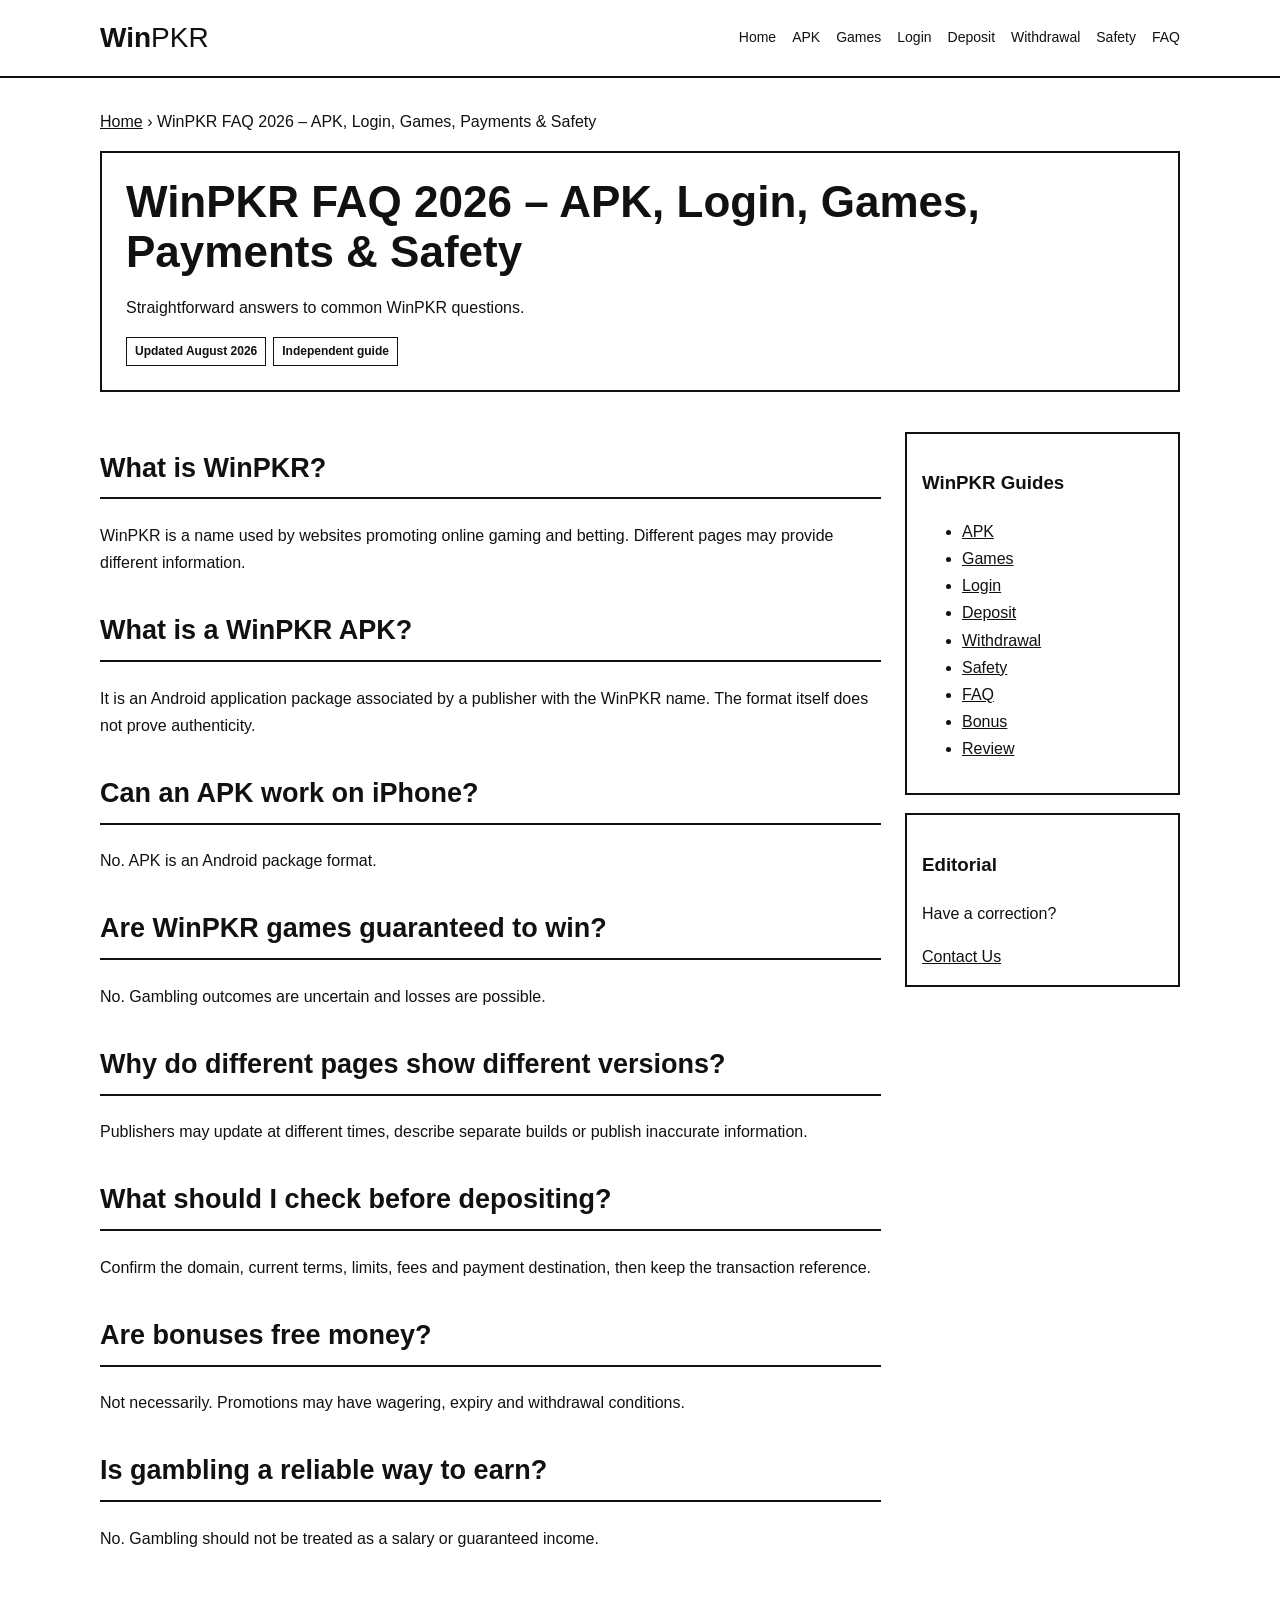
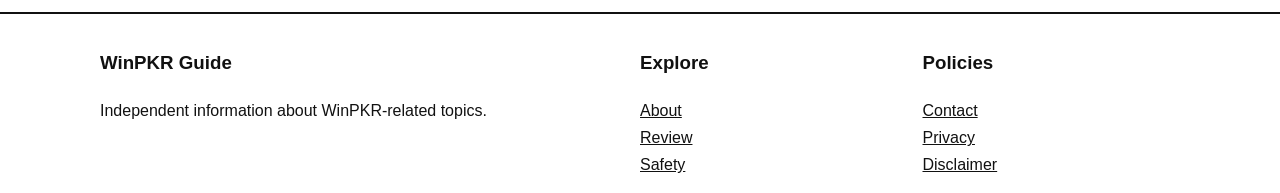
<file: winpkr-faq.html>
<!doctype html><html lang="en"><head><meta charset="utf-8"><meta name="viewport" content="width=device-width,initial-scale=1"><title>WinPKR FAQ 2026 – APK, Login, Games, Payments &amp; Safety</title><meta name="description" content="Straightforward answers to common WinPKR questions."><link rel="canonical" href="https://winpkrgame.pages.dev/winpkr-faq.html"><meta name="robots" content="index,follow,max-video-preview:-1"><script type="application/ld+json">{"@context": "https://schema.org", "@type": "Article", "headline": "WinPKR FAQ 2026 \u2013 APK, Login, Games, Payments & Safety", "description": "Straightforward answers to common WinPKR questions.", "url": "https://winpkrgame.pages.dev/winpkr-faq.html", "mainEntityOfPage": {"@type": "WebPage", "@id": "https://winpkrgame.pages.dev/winpkr-faq.html"}, "dateModified": "2026-08-27"}</script><script type="application/ld+json">{"@context": "https://schema.org", "@type": "BreadcrumbList", "itemListElement": [{"@type": "ListItem", "position": 1, "name": "Home", "item": "https://winpkrgame.pages.dev/"}, {"@type": "ListItem", "position": 2, "name": "WinPKR FAQ 2026 \u2013 APK, Login, Games, Payments & Safety", "item": "https://winpkrgame.pages.dev/winpkr-faq.html"}]}</script><script type="application/ld+json">{"@context": "https://schema.org", "@type": "FAQPage", "mainEntity": [{"@type": "Question", "name": "What is WinPKR?", "acceptedAnswer": {"@type": "Answer", "text": "WinPKR is a name used by websites promoting online gaming and betting. Different pages may provide different information."}}, {"@type": "Question", "name": "What is a WinPKR APK?", "acceptedAnswer": {"@type": "Answer", "text": "It is an Android application package associated by a publisher with the WinPKR name. The format itself does not prove authenticity."}}, {"@type": "Question", "name": "Can an APK work on iPhone?", "acceptedAnswer": {"@type": "Answer", "text": "No. APK is an Android package format."}}, {"@type": "Question", "name": "Are WinPKR games guaranteed to win?", "acceptedAnswer": {"@type": "Answer", "text": "No. Gambling outcomes are uncertain and losses are possible."}}, {"@type": "Question", "name": "Why do different pages show different versions?", "acceptedAnswer": {"@type": "Answer", "text": "Publishers may update at different times, describe separate builds or publish inaccurate information."}}, {"@type": "Question", "name": "What should I check before depositing?", "acceptedAnswer": {"@type": "Answer", "text": "Confirm the domain, current terms, limits, fees and payment destination, then keep the transaction reference."}}, {"@type": "Question", "name": "Are bonuses free money?", "acceptedAnswer": {"@type": "Answer", "text": "Not necessarily. Promotions may have wagering, expiry and withdrawal conditions."}}, {"@type": "Question", "name": "Is gambling a reliable way to earn?", "acceptedAnswer": {"@type": "Answer", "text": "No. Gambling should not be treated as a salary or guaranteed income."}}]}</script><link rel="stylesheet" href="assets/css/style.css"></head><body><header class="site-header"><div class="nav-wrap"><a class="brand" href="index.html">Win<span>PKR</span></a><button class="menu-btn" aria-expanded="false">Menu</button><nav class="nav"><a href="index.html">Home</a><a href="winpkr-apk.html">APK</a><a href="winpkr-games.html">Games</a><a href="winpkr-login.html">Login</a><a href="winpkr-deposit.html">Deposit</a><a href="winpkr-withdrawal.html">Withdrawal</a><a href="winpkr-safety.html">Safety</a><a href="winpkr-faq.html">FAQ</a></nav></div></header><div class="page"><p><a href="index.html">Home</a> › WinPKR FAQ 2026 – APK, Login, Games, Payments &amp; Safety</p><section class="hero"><h1>WinPKR FAQ 2026 – APK, Login, Games, Payments &amp; Safety</h1><p>Straightforward answers to common WinPKR questions.</p><div class="meta"><span class="pill">Updated August 2026</span><span class="pill">Independent guide</span></div></section><main class="layout"><article class="article"><section><h2>What is WinPKR?</h2><p>WinPKR is a name used by websites promoting online gaming and betting. Different pages may provide different information.</p></section><section><h2>What is a WinPKR APK?</h2><p>It is an Android application package associated by a publisher with the WinPKR name. The format itself does not prove authenticity.</p></section><section><h2>Can an APK work on iPhone?</h2><p>No. APK is an Android package format.</p></section><section><h2>Are WinPKR games guaranteed to win?</h2><p>No. Gambling outcomes are uncertain and losses are possible.</p></section><section><h2>Why do different pages show different versions?</h2><p>Publishers may update at different times, describe separate builds or publish inaccurate information.</p></section><section><h2>What should I check before depositing?</h2><p>Confirm the domain, current terms, limits, fees and payment destination, then keep the transaction reference.</p></section><section><h2>Are bonuses free money?</h2><p>Not necessarily. Promotions may have wagering, expiry and withdrawal conditions.</p></section><section><h2>Is gambling a reliable way to earn?</h2><p>No. Gambling should not be treated as a salary or guaranteed income.</p></section></article><aside><div class="sidebox"><h3>WinPKR Guides</h3><ul><li><a href="winpkr-apk.html">APK</a></li><li><a href="winpkr-games.html">Games</a></li><li><a href="winpkr-login.html">Login</a></li><li><a href="winpkr-deposit.html">Deposit</a></li><li><a href="winpkr-withdrawal.html">Withdrawal</a></li><li><a href="winpkr-safety.html">Safety</a></li><li><a href="winpkr-faq.html">FAQ</a></li><li><a href="winpkr-bonus.html">Bonus</a></li><li><a href="winpkr-review.html">Review</a></li></ul></div><div class="sidebox"><h3>Editorial</h3><p>Have a correction?</p><a href="contact.html">Contact Us</a></div></aside></main></div><footer class="footer"><div class="footer-wrap"><div class="footergrid"><div><h3>WinPKR Guide</h3><p>Independent information about WinPKR-related topics.</p></div><div><h3>Explore</h3><a href="about.html">About</a><br><a href="winpkr-review.html">Review</a><br><a href="winpkr-safety.html">Safety</a></div><div><h3>Policies</h3><a href="contact.html">Contact</a><br><a href="privacy.html">Privacy</a><br><a href="disclaimer.html">Disclaimer</a></div></div></div></footer><script src="assets/js/main.js"></script></body></html>
</file>
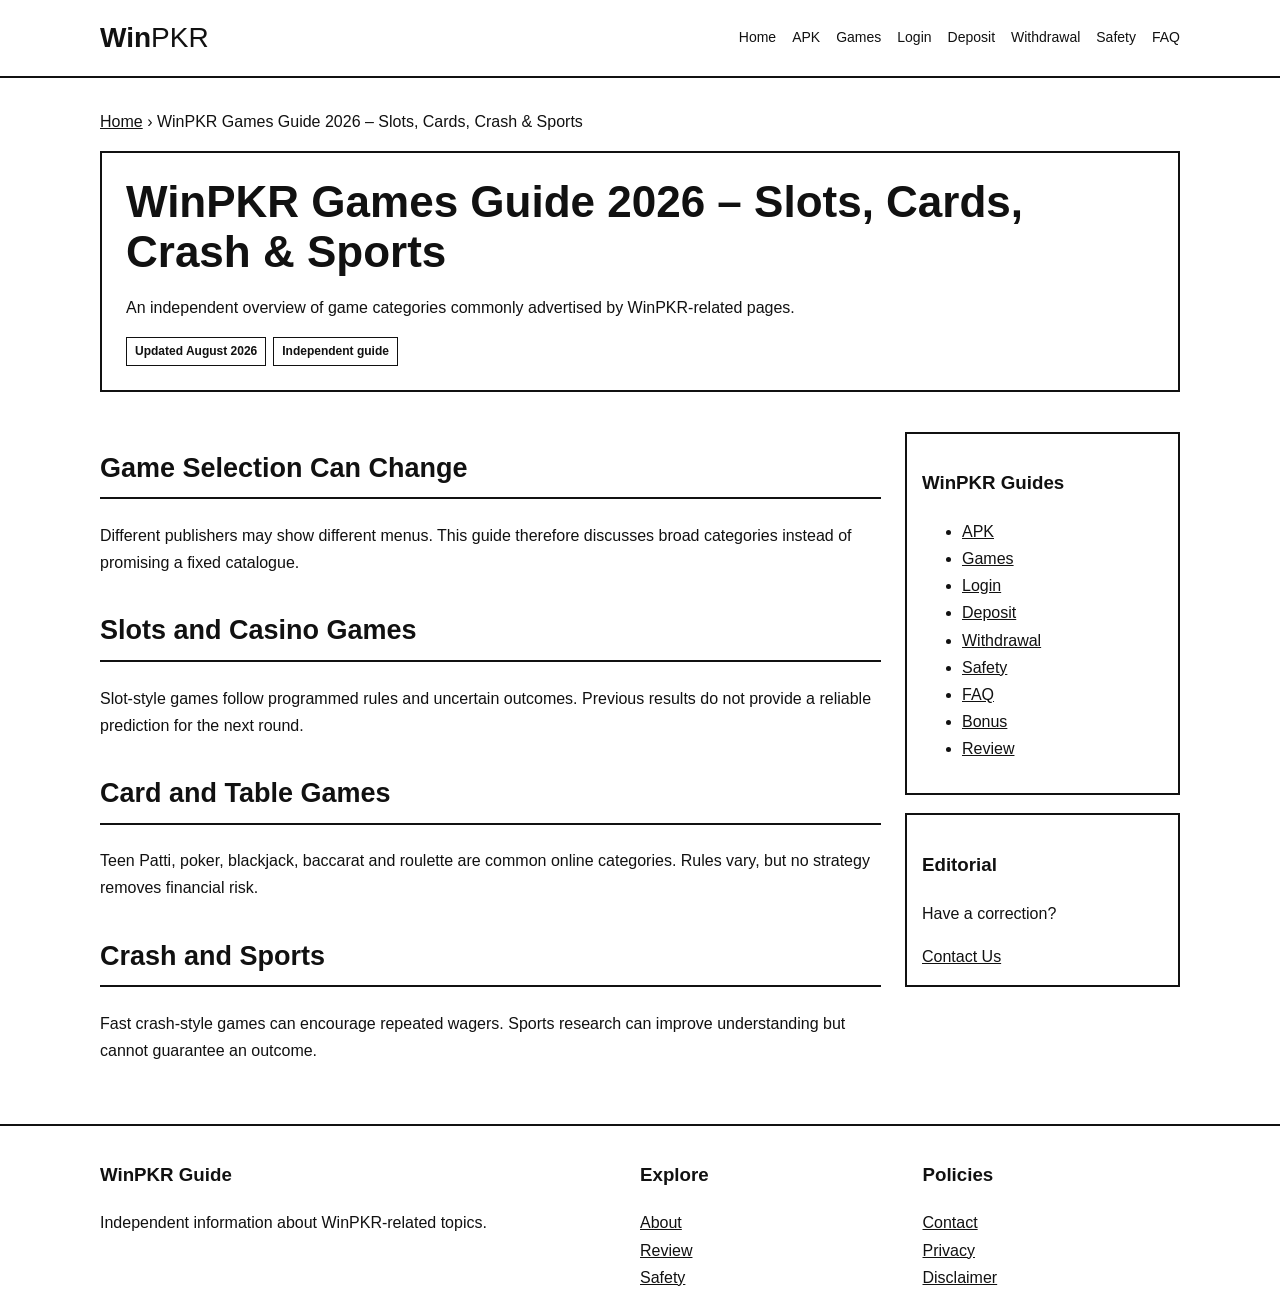
<file: winpkr-games.html>
<!doctype html><html lang="en"><head><meta charset="utf-8"><meta name="viewport" content="width=device-width,initial-scale=1"><title>WinPKR Games Guide 2026 – Slots, Cards, Crash &amp; Sports</title><meta name="description" content="An independent overview of game categories commonly advertised by WinPKR-related pages."><link rel="canonical" href="https://winpkrgame.pages.dev/winpkr-games.html"><meta name="robots" content="index,follow,max-video-preview:-1"><script type="application/ld+json">{"@context": "https://schema.org", "@type": "Article", "headline": "WinPKR Games Guide 2026 \u2013 Slots, Cards, Crash & Sports", "description": "An independent overview of game categories commonly advertised by WinPKR-related pages.", "url": "https://winpkrgame.pages.dev/winpkr-games.html", "mainEntityOfPage": {"@type": "WebPage", "@id": "https://winpkrgame.pages.dev/winpkr-games.html"}, "dateModified": "2026-08-27"}</script><script type="application/ld+json">{"@context": "https://schema.org", "@type": "BreadcrumbList", "itemListElement": [{"@type": "ListItem", "position": 1, "name": "Home", "item": "https://winpkrgame.pages.dev/"}, {"@type": "ListItem", "position": 2, "name": "WinPKR Games Guide 2026 \u2013 Slots, Cards, Crash & Sports", "item": "https://winpkrgame.pages.dev/winpkr-games.html"}]}</script><link rel="stylesheet" href="assets/css/style.css"></head><body><header class="site-header"><div class="nav-wrap"><a class="brand" href="index.html">Win<span>PKR</span></a><button class="menu-btn" aria-expanded="false">Menu</button><nav class="nav"><a href="index.html">Home</a><a href="winpkr-apk.html">APK</a><a href="winpkr-games.html">Games</a><a href="winpkr-login.html">Login</a><a href="winpkr-deposit.html">Deposit</a><a href="winpkr-withdrawal.html">Withdrawal</a><a href="winpkr-safety.html">Safety</a><a href="winpkr-faq.html">FAQ</a></nav></div></header><div class="page"><p><a href="index.html">Home</a> › WinPKR Games Guide 2026 – Slots, Cards, Crash &amp; Sports</p><section class="hero"><h1>WinPKR Games Guide 2026 – Slots, Cards, Crash &amp; Sports</h1><p>An independent overview of game categories commonly advertised by WinPKR-related pages.</p><div class="meta"><span class="pill">Updated August 2026</span><span class="pill">Independent guide</span></div></section><main class="layout"><article class="article"><section><h2>Game Selection Can Change</h2><p>Different publishers may show different menus. This guide therefore discusses broad categories instead of promising a fixed catalogue.</p></section><section><h2>Slots and Casino Games</h2><p>Slot-style games follow programmed rules and uncertain outcomes. Previous results do not provide a reliable prediction for the next round.</p></section><section><h2>Card and Table Games</h2><p>Teen Patti, poker, blackjack, baccarat and roulette are common online categories. Rules vary, but no strategy removes financial risk.</p></section><section><h2>Crash and Sports</h2><p>Fast crash-style games can encourage repeated wagers. Sports research can improve understanding but cannot guarantee an outcome.</p></section></article><aside><div class="sidebox"><h3>WinPKR Guides</h3><ul><li><a href="winpkr-apk.html">APK</a></li><li><a href="winpkr-games.html">Games</a></li><li><a href="winpkr-login.html">Login</a></li><li><a href="winpkr-deposit.html">Deposit</a></li><li><a href="winpkr-withdrawal.html">Withdrawal</a></li><li><a href="winpkr-safety.html">Safety</a></li><li><a href="winpkr-faq.html">FAQ</a></li><li><a href="winpkr-bonus.html">Bonus</a></li><li><a href="winpkr-review.html">Review</a></li></ul></div><div class="sidebox"><h3>Editorial</h3><p>Have a correction?</p><a href="contact.html">Contact Us</a></div></aside></main></div><footer class="footer"><div class="footer-wrap"><div class="footergrid"><div><h3>WinPKR Guide</h3><p>Independent information about WinPKR-related topics.</p></div><div><h3>Explore</h3><a href="about.html">About</a><br><a href="winpkr-review.html">Review</a><br><a href="winpkr-safety.html">Safety</a></div><div><h3>Policies</h3><a href="contact.html">Contact</a><br><a href="privacy.html">Privacy</a><br><a href="disclaimer.html">Disclaimer</a></div></div></div></footer><script src="assets/js/main.js"></script></body></html>
</file>
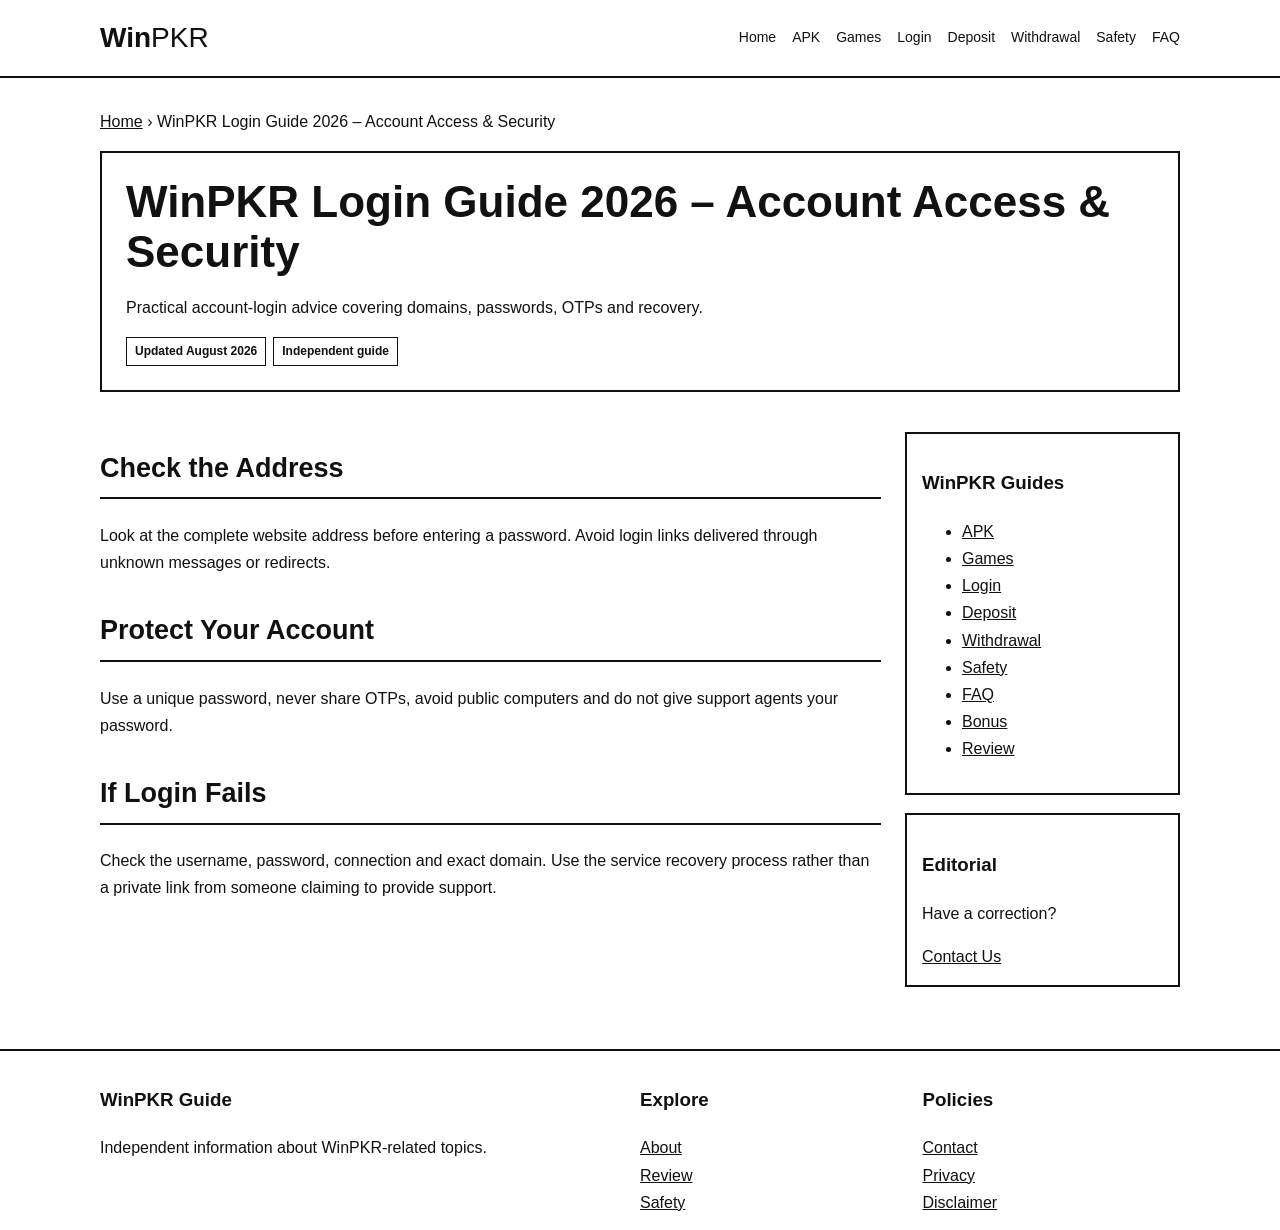
<file: winpkr-login.html>
<!doctype html><html lang="en"><head><meta charset="utf-8"><meta name="viewport" content="width=device-width,initial-scale=1"><title>WinPKR Login Guide 2026 – Account Access &amp; Security</title><meta name="description" content="Practical account-login advice covering domains, passwords, OTPs and recovery."><link rel="canonical" href="https://winpkrgame.pages.dev/winpkr-login.html"><meta name="robots" content="index,follow,max-video-preview:-1"><script type="application/ld+json">{"@context": "https://schema.org", "@type": "Article", "headline": "WinPKR Login Guide 2026 \u2013 Account Access & Security", "description": "Practical account-login advice covering domains, passwords, OTPs and recovery.", "url": "https://winpkrgame.pages.dev/winpkr-login.html", "mainEntityOfPage": {"@type": "WebPage", "@id": "https://winpkrgame.pages.dev/winpkr-login.html"}, "dateModified": "2026-08-27"}</script><script type="application/ld+json">{"@context": "https://schema.org", "@type": "BreadcrumbList", "itemListElement": [{"@type": "ListItem", "position": 1, "name": "Home", "item": "https://winpkrgame.pages.dev/"}, {"@type": "ListItem", "position": 2, "name": "WinPKR Login Guide 2026 \u2013 Account Access & Security", "item": "https://winpkrgame.pages.dev/winpkr-login.html"}]}</script><link rel="stylesheet" href="assets/css/style.css"></head><body><header class="site-header"><div class="nav-wrap"><a class="brand" href="index.html">Win<span>PKR</span></a><button class="menu-btn" aria-expanded="false">Menu</button><nav class="nav"><a href="index.html">Home</a><a href="winpkr-apk.html">APK</a><a href="winpkr-games.html">Games</a><a href="winpkr-login.html">Login</a><a href="winpkr-deposit.html">Deposit</a><a href="winpkr-withdrawal.html">Withdrawal</a><a href="winpkr-safety.html">Safety</a><a href="winpkr-faq.html">FAQ</a></nav></div></header><div class="page"><p><a href="index.html">Home</a> › WinPKR Login Guide 2026 – Account Access &amp; Security</p><section class="hero"><h1>WinPKR Login Guide 2026 – Account Access &amp; Security</h1><p>Practical account-login advice covering domains, passwords, OTPs and recovery.</p><div class="meta"><span class="pill">Updated August 2026</span><span class="pill">Independent guide</span></div></section><main class="layout"><article class="article"><section><h2>Check the Address</h2><p>Look at the complete website address before entering a password. Avoid login links delivered through unknown messages or redirects.</p></section><section><h2>Protect Your Account</h2><p>Use a unique password, never share OTPs, avoid public computers and do not give support agents your password.</p></section><section><h2>If Login Fails</h2><p>Check the username, password, connection and exact domain. Use the service recovery process rather than a private link from someone claiming to provide support.</p></section></article><aside><div class="sidebox"><h3>WinPKR Guides</h3><ul><li><a href="winpkr-apk.html">APK</a></li><li><a href="winpkr-games.html">Games</a></li><li><a href="winpkr-login.html">Login</a></li><li><a href="winpkr-deposit.html">Deposit</a></li><li><a href="winpkr-withdrawal.html">Withdrawal</a></li><li><a href="winpkr-safety.html">Safety</a></li><li><a href="winpkr-faq.html">FAQ</a></li><li><a href="winpkr-bonus.html">Bonus</a></li><li><a href="winpkr-review.html">Review</a></li></ul></div><div class="sidebox"><h3>Editorial</h3><p>Have a correction?</p><a href="contact.html">Contact Us</a></div></aside></main></div><footer class="footer"><div class="footer-wrap"><div class="footergrid"><div><h3>WinPKR Guide</h3><p>Independent information about WinPKR-related topics.</p></div><div><h3>Explore</h3><a href="about.html">About</a><br><a href="winpkr-review.html">Review</a><br><a href="winpkr-safety.html">Safety</a></div><div><h3>Policies</h3><a href="contact.html">Contact</a><br><a href="privacy.html">Privacy</a><br><a href="disclaimer.html">Disclaimer</a></div></div></div></footer><script src="assets/js/main.js"></script></body></html>
</file>
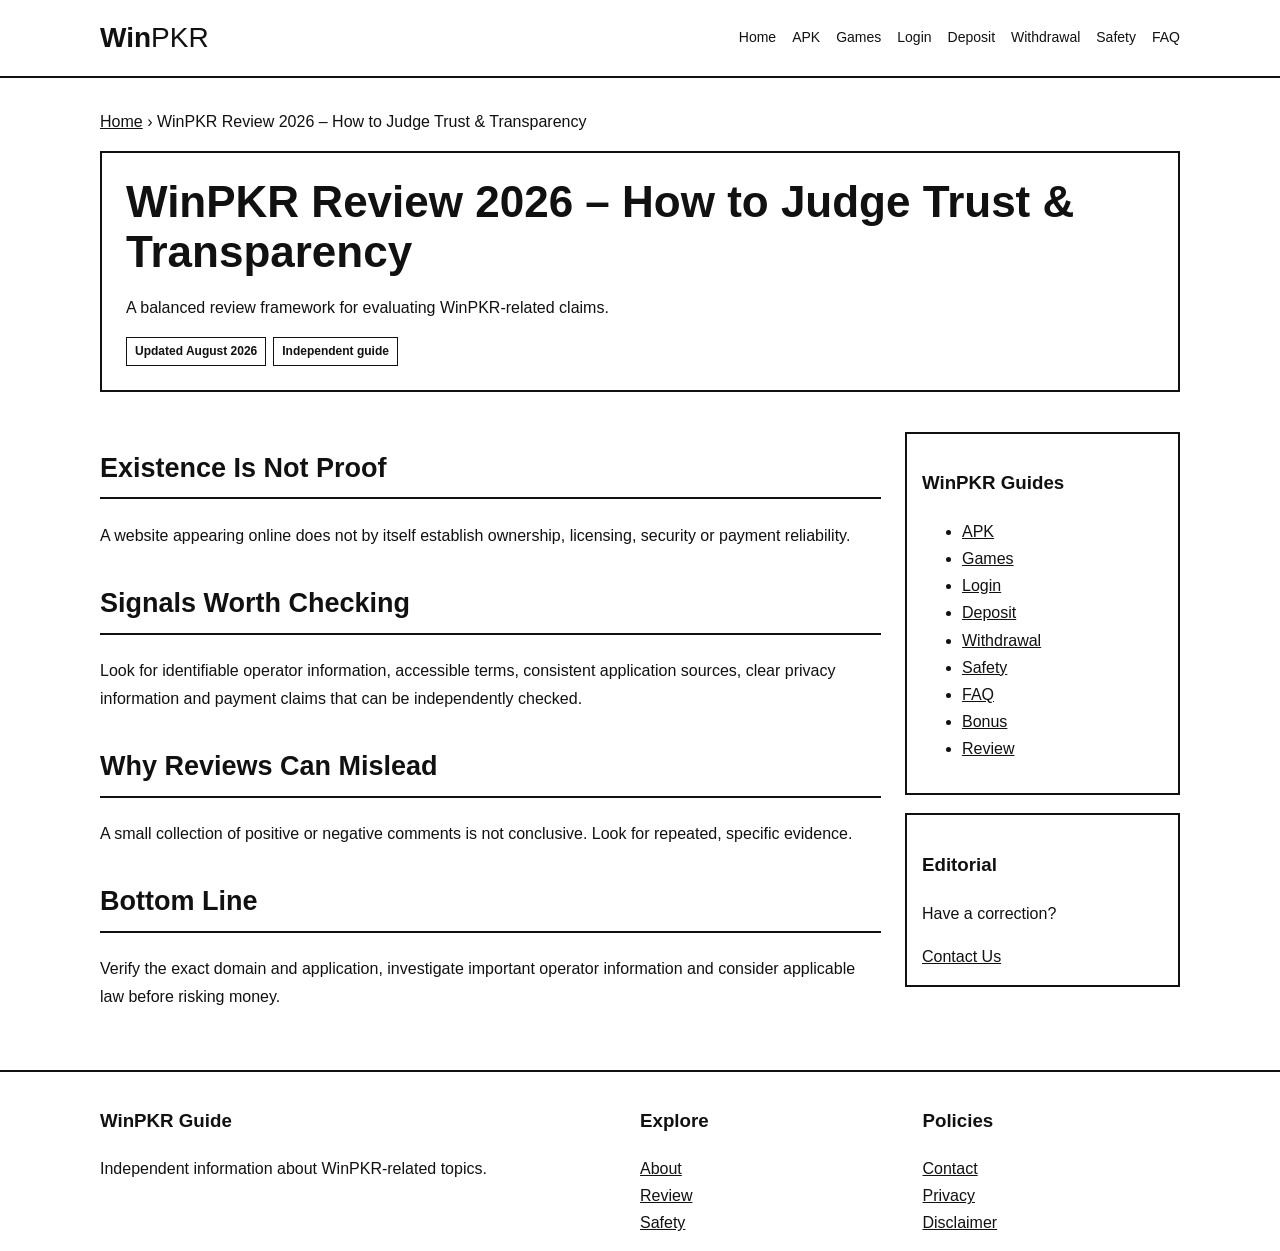
<file: winpkr-review.html>
<!doctype html><html lang="en"><head><meta charset="utf-8"><meta name="viewport" content="width=device-width,initial-scale=1"><title>WinPKR Review 2026 – How to Judge Trust &amp; Transparency</title><meta name="description" content="A balanced review framework for evaluating WinPKR-related claims."><link rel="canonical" href="https://winpkrgame.pages.dev/winpkr-review.html"><meta name="robots" content="index,follow,max-video-preview:-1"><script type="application/ld+json">{"@context": "https://schema.org", "@type": "Article", "headline": "WinPKR Review 2026 \u2013 How to Judge Trust & Transparency", "description": "A balanced review framework for evaluating WinPKR-related claims.", "url": "https://winpkrgame.pages.dev/winpkr-review.html", "mainEntityOfPage": {"@type": "WebPage", "@id": "https://winpkrgame.pages.dev/winpkr-review.html"}, "dateModified": "2026-08-27"}</script><script type="application/ld+json">{"@context": "https://schema.org", "@type": "BreadcrumbList", "itemListElement": [{"@type": "ListItem", "position": 1, "name": "Home", "item": "https://winpkrgame.pages.dev/"}, {"@type": "ListItem", "position": 2, "name": "WinPKR Review 2026 \u2013 How to Judge Trust & Transparency", "item": "https://winpkrgame.pages.dev/winpkr-review.html"}]}</script><link rel="stylesheet" href="assets/css/style.css"></head><body><header class="site-header"><div class="nav-wrap"><a class="brand" href="index.html">Win<span>PKR</span></a><button class="menu-btn" aria-expanded="false">Menu</button><nav class="nav"><a href="index.html">Home</a><a href="winpkr-apk.html">APK</a><a href="winpkr-games.html">Games</a><a href="winpkr-login.html">Login</a><a href="winpkr-deposit.html">Deposit</a><a href="winpkr-withdrawal.html">Withdrawal</a><a href="winpkr-safety.html">Safety</a><a href="winpkr-faq.html">FAQ</a></nav></div></header><div class="page"><p><a href="index.html">Home</a> › WinPKR Review 2026 – How to Judge Trust &amp; Transparency</p><section class="hero"><h1>WinPKR Review 2026 – How to Judge Trust &amp; Transparency</h1><p>A balanced review framework for evaluating WinPKR-related claims.</p><div class="meta"><span class="pill">Updated August 2026</span><span class="pill">Independent guide</span></div></section><main class="layout"><article class="article"><section><h2>Existence Is Not Proof</h2><p>A website appearing online does not by itself establish ownership, licensing, security or payment reliability.</p></section><section><h2>Signals Worth Checking</h2><p>Look for identifiable operator information, accessible terms, consistent application sources, clear privacy information and payment claims that can be independently checked.</p></section><section><h2>Why Reviews Can Mislead</h2><p>A small collection of positive or negative comments is not conclusive. Look for repeated, specific evidence.</p></section><section><h2>Bottom Line</h2><p>Verify the exact domain and application, investigate important operator information and consider applicable law before risking money.</p></section></article><aside><div class="sidebox"><h3>WinPKR Guides</h3><ul><li><a href="winpkr-apk.html">APK</a></li><li><a href="winpkr-games.html">Games</a></li><li><a href="winpkr-login.html">Login</a></li><li><a href="winpkr-deposit.html">Deposit</a></li><li><a href="winpkr-withdrawal.html">Withdrawal</a></li><li><a href="winpkr-safety.html">Safety</a></li><li><a href="winpkr-faq.html">FAQ</a></li><li><a href="winpkr-bonus.html">Bonus</a></li><li><a href="winpkr-review.html">Review</a></li></ul></div><div class="sidebox"><h3>Editorial</h3><p>Have a correction?</p><a href="contact.html">Contact Us</a></div></aside></main></div><footer class="footer"><div class="footer-wrap"><div class="footergrid"><div><h3>WinPKR Guide</h3><p>Independent information about WinPKR-related topics.</p></div><div><h3>Explore</h3><a href="about.html">About</a><br><a href="winpkr-review.html">Review</a><br><a href="winpkr-safety.html">Safety</a></div><div><h3>Policies</h3><a href="contact.html">Contact</a><br><a href="privacy.html">Privacy</a><br><a href="disclaimer.html">Disclaimer</a></div></div></div></footer><script src="assets/js/main.js"></script></body></html>
</file>
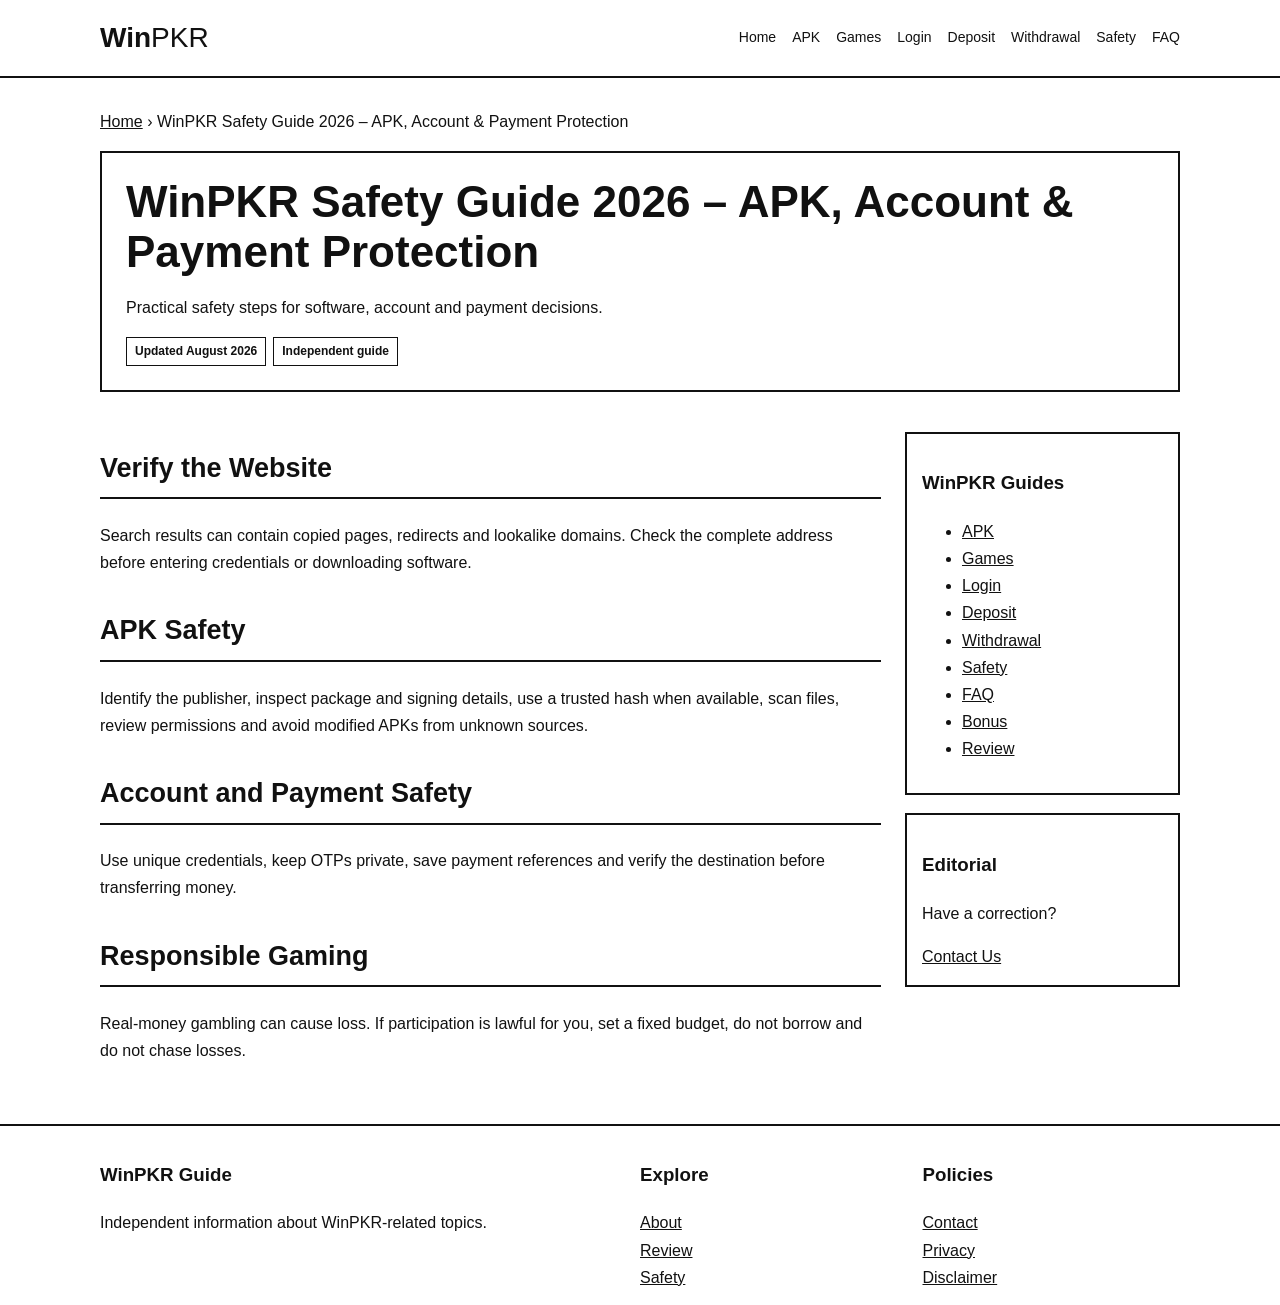
<file: winpkr-safety.html>
<!doctype html><html lang="en"><head><meta charset="utf-8"><meta name="viewport" content="width=device-width,initial-scale=1"><title>WinPKR Safety Guide 2026 – APK, Account &amp; Payment Protection</title><meta name="description" content="Practical safety steps for software, account and payment decisions."><link rel="canonical" href="https://winpkrgame.pages.dev/winpkr-safety.html"><meta name="robots" content="index,follow,max-video-preview:-1"><script type="application/ld+json">{"@context": "https://schema.org", "@type": "Article", "headline": "WinPKR Safety Guide 2026 \u2013 APK, Account & Payment Protection", "description": "Practical safety steps for software, account and payment decisions.", "url": "https://winpkrgame.pages.dev/winpkr-safety.html", "mainEntityOfPage": {"@type": "WebPage", "@id": "https://winpkrgame.pages.dev/winpkr-safety.html"}, "dateModified": "2026-08-27"}</script><script type="application/ld+json">{"@context": "https://schema.org", "@type": "BreadcrumbList", "itemListElement": [{"@type": "ListItem", "position": 1, "name": "Home", "item": "https://winpkrgame.pages.dev/"}, {"@type": "ListItem", "position": 2, "name": "WinPKR Safety Guide 2026 \u2013 APK, Account & Payment Protection", "item": "https://winpkrgame.pages.dev/winpkr-safety.html"}]}</script><link rel="stylesheet" href="assets/css/style.css"></head><body><header class="site-header"><div class="nav-wrap"><a class="brand" href="index.html">Win<span>PKR</span></a><button class="menu-btn" aria-expanded="false">Menu</button><nav class="nav"><a href="index.html">Home</a><a href="winpkr-apk.html">APK</a><a href="winpkr-games.html">Games</a><a href="winpkr-login.html">Login</a><a href="winpkr-deposit.html">Deposit</a><a href="winpkr-withdrawal.html">Withdrawal</a><a href="winpkr-safety.html">Safety</a><a href="winpkr-faq.html">FAQ</a></nav></div></header><div class="page"><p><a href="index.html">Home</a> › WinPKR Safety Guide 2026 – APK, Account &amp; Payment Protection</p><section class="hero"><h1>WinPKR Safety Guide 2026 – APK, Account &amp; Payment Protection</h1><p>Practical safety steps for software, account and payment decisions.</p><div class="meta"><span class="pill">Updated August 2026</span><span class="pill">Independent guide</span></div></section><main class="layout"><article class="article"><section><h2>Verify the Website</h2><p>Search results can contain copied pages, redirects and lookalike domains. Check the complete address before entering credentials or downloading software.</p></section><section><h2>APK Safety</h2><p>Identify the publisher, inspect package and signing details, use a trusted hash when available, scan files, review permissions and avoid modified APKs from unknown sources.</p></section><section><h2>Account and Payment Safety</h2><p>Use unique credentials, keep OTPs private, save payment references and verify the destination before transferring money.</p></section><section><h2>Responsible Gaming</h2><p>Real-money gambling can cause loss. If participation is lawful for you, set a fixed budget, do not borrow and do not chase losses.</p></section></article><aside><div class="sidebox"><h3>WinPKR Guides</h3><ul><li><a href="winpkr-apk.html">APK</a></li><li><a href="winpkr-games.html">Games</a></li><li><a href="winpkr-login.html">Login</a></li><li><a href="winpkr-deposit.html">Deposit</a></li><li><a href="winpkr-withdrawal.html">Withdrawal</a></li><li><a href="winpkr-safety.html">Safety</a></li><li><a href="winpkr-faq.html">FAQ</a></li><li><a href="winpkr-bonus.html">Bonus</a></li><li><a href="winpkr-review.html">Review</a></li></ul></div><div class="sidebox"><h3>Editorial</h3><p>Have a correction?</p><a href="contact.html">Contact Us</a></div></aside></main></div><footer class="footer"><div class="footer-wrap"><div class="footergrid"><div><h3>WinPKR Guide</h3><p>Independent information about WinPKR-related topics.</p></div><div><h3>Explore</h3><a href="about.html">About</a><br><a href="winpkr-review.html">Review</a><br><a href="winpkr-safety.html">Safety</a></div><div><h3>Policies</h3><a href="contact.html">Contact</a><br><a href="privacy.html">Privacy</a><br><a href="disclaimer.html">Disclaimer</a></div></div></div></footer><script src="assets/js/main.js"></script></body></html>
</file>
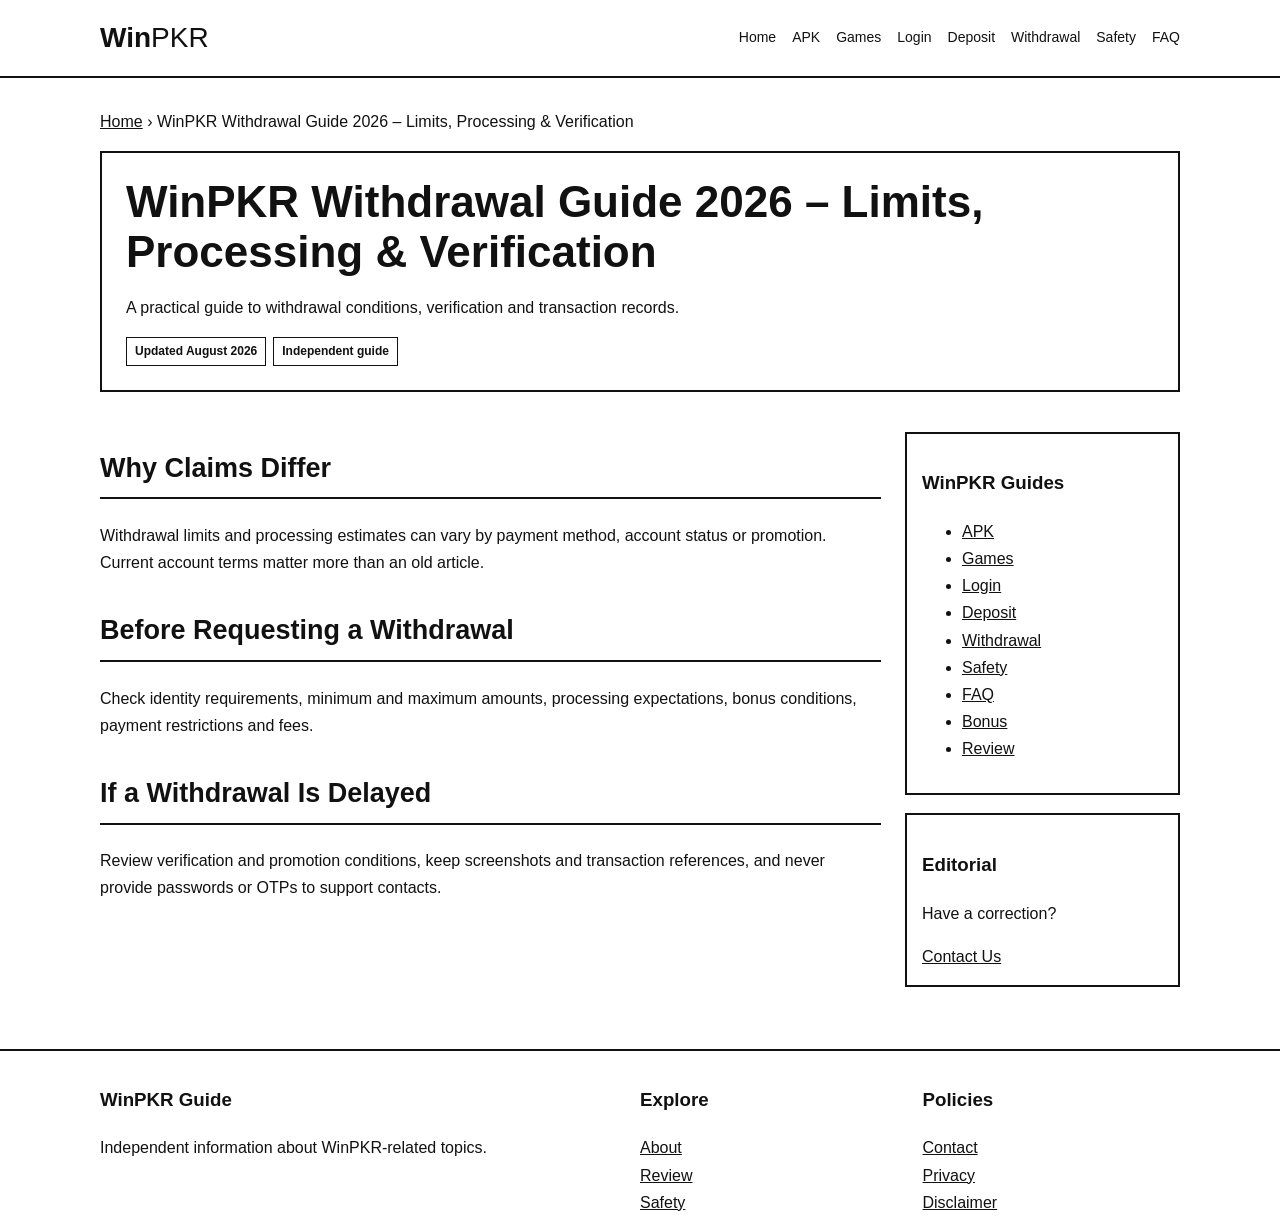
<file: winpkr-withdrawal.html>
<!doctype html><html lang="en"><head><meta charset="utf-8"><meta name="viewport" content="width=device-width,initial-scale=1"><title>WinPKR Withdrawal Guide 2026 – Limits, Processing &amp; Verification</title><meta name="description" content="A practical guide to withdrawal conditions, verification and transaction records."><link rel="canonical" href="https://winpkrgame.pages.dev/winpkr-withdrawal.html"><meta name="robots" content="index,follow,max-video-preview:-1"><script type="application/ld+json">{"@context": "https://schema.org", "@type": "Article", "headline": "WinPKR Withdrawal Guide 2026 \u2013 Limits, Processing & Verification", "description": "A practical guide to withdrawal conditions, verification and transaction records.", "url": "https://winpkrgame.pages.dev/winpkr-withdrawal.html", "mainEntityOfPage": {"@type": "WebPage", "@id": "https://winpkrgame.pages.dev/winpkr-withdrawal.html"}, "dateModified": "2026-08-27"}</script><script type="application/ld+json">{"@context": "https://schema.org", "@type": "BreadcrumbList", "itemListElement": [{"@type": "ListItem", "position": 1, "name": "Home", "item": "https://winpkrgame.pages.dev/"}, {"@type": "ListItem", "position": 2, "name": "WinPKR Withdrawal Guide 2026 \u2013 Limits, Processing & Verification", "item": "https://winpkrgame.pages.dev/winpkr-withdrawal.html"}]}</script><link rel="stylesheet" href="assets/css/style.css"></head><body><header class="site-header"><div class="nav-wrap"><a class="brand" href="index.html">Win<span>PKR</span></a><button class="menu-btn" aria-expanded="false">Menu</button><nav class="nav"><a href="index.html">Home</a><a href="winpkr-apk.html">APK</a><a href="winpkr-games.html">Games</a><a href="winpkr-login.html">Login</a><a href="winpkr-deposit.html">Deposit</a><a href="winpkr-withdrawal.html">Withdrawal</a><a href="winpkr-safety.html">Safety</a><a href="winpkr-faq.html">FAQ</a></nav></div></header><div class="page"><p><a href="index.html">Home</a> › WinPKR Withdrawal Guide 2026 – Limits, Processing &amp; Verification</p><section class="hero"><h1>WinPKR Withdrawal Guide 2026 – Limits, Processing &amp; Verification</h1><p>A practical guide to withdrawal conditions, verification and transaction records.</p><div class="meta"><span class="pill">Updated August 2026</span><span class="pill">Independent guide</span></div></section><main class="layout"><article class="article"><section><h2>Why Claims Differ</h2><p>Withdrawal limits and processing estimates can vary by payment method, account status or promotion. Current account terms matter more than an old article.</p></section><section><h2>Before Requesting a Withdrawal</h2><p>Check identity requirements, minimum and maximum amounts, processing expectations, bonus conditions, payment restrictions and fees.</p></section><section><h2>If a Withdrawal Is Delayed</h2><p>Review verification and promotion conditions, keep screenshots and transaction references, and never provide passwords or OTPs to support contacts.</p></section></article><aside><div class="sidebox"><h3>WinPKR Guides</h3><ul><li><a href="winpkr-apk.html">APK</a></li><li><a href="winpkr-games.html">Games</a></li><li><a href="winpkr-login.html">Login</a></li><li><a href="winpkr-deposit.html">Deposit</a></li><li><a href="winpkr-withdrawal.html">Withdrawal</a></li><li><a href="winpkr-safety.html">Safety</a></li><li><a href="winpkr-faq.html">FAQ</a></li><li><a href="winpkr-bonus.html">Bonus</a></li><li><a href="winpkr-review.html">Review</a></li></ul></div><div class="sidebox"><h3>Editorial</h3><p>Have a correction?</p><a href="contact.html">Contact Us</a></div></aside></main></div><footer class="footer"><div class="footer-wrap"><div class="footergrid"><div><h3>WinPKR Guide</h3><p>Independent information about WinPKR-related topics.</p></div><div><h3>Explore</h3><a href="about.html">About</a><br><a href="winpkr-review.html">Review</a><br><a href="winpkr-safety.html">Safety</a></div><div><h3>Policies</h3><a href="contact.html">Contact</a><br><a href="privacy.html">Privacy</a><br><a href="disclaimer.html">Disclaimer</a></div></div></div></footer><script src="assets/js/main.js"></script></body></html>
</file>
<file: assets/css/style.css>
*{box-sizing:border-box}body{margin:0;background:#fff;color:#111;font:16px/1.7 Arial,sans-serif}a{color:#111}.site-header{border-bottom:2px solid #111;position:sticky;top:0;background:#fff;z-index:5}.nav-wrap,.page,.footer-wrap{max-width:1120px;margin:auto;padding:14px 20px}.nav-wrap{display:flex;align-items:center;gap:20px}.brand{font-size:28px;font-weight:800;text-decoration:none}.brand span{font-weight:400}.nav{margin-left:auto;display:flex;gap:16px;flex-wrap:wrap}.nav a{text-decoration:none;font-size:14px}.menu-btn{display:none;background:#fff;border:2px solid #111;padding:8px}.hero{border:2px solid #111;padding:24px;margin:15px 0 22px}.hero h1{font-size:clamp(28px,4vw,44px);line-height:1.15;margin:0 0 10px}.meta{display:flex;gap:7px;flex-wrap:wrap;margin-top:14px}.pill{border:1px solid #111;padding:3px 8px;font-size:12px;font-weight:bold}.download{display:inline-block;background:#111;color:#fff!important;padding:12px 20px;text-decoration:none;margin-top:16px;font-weight:bold}.layout{display:grid;grid-template-columns:minmax(0,1fr) 275px;gap:24px}.article h2{font-size:27px;border-bottom:2px solid #111;padding-bottom:6px;margin-top:32px}.notice,.video,.sidebox,.card{border:2px solid #111;padding:15px;margin:18px 0}.player{background:#000}.player video{width:100%;display:block;aspect-ratio:16/9}.grid{display:grid;grid-template-columns:repeat(3,1fr);gap:12px}.card{margin:0}.card h3{margin:0}.faq{border:1px solid #111;padding:12px;margin:10px 0}.footer{border-top:2px solid #111;margin-top:30px}.footergrid{display:grid;grid-template-columns:2fr 1fr 1fr;gap:25px}.muted{font-size:13px;color:#444}@media(max-width:850px){.layout{grid-template-columns:1fr}.grid{grid-template-columns:repeat(2,1fr)}.menu-btn{display:block;margin-left:auto}.nav{display:none;width:100%;flex-direction:column}.nav.open{display:flex}.nav-wrap{flex-wrap:wrap}}@media(max-width:560px){.page,.nav-wrap,.footer-wrap{padding:12px}.grid,.footergrid{grid-template-columns:1fr}.download{width:100%;text-align:center}}
</file>
